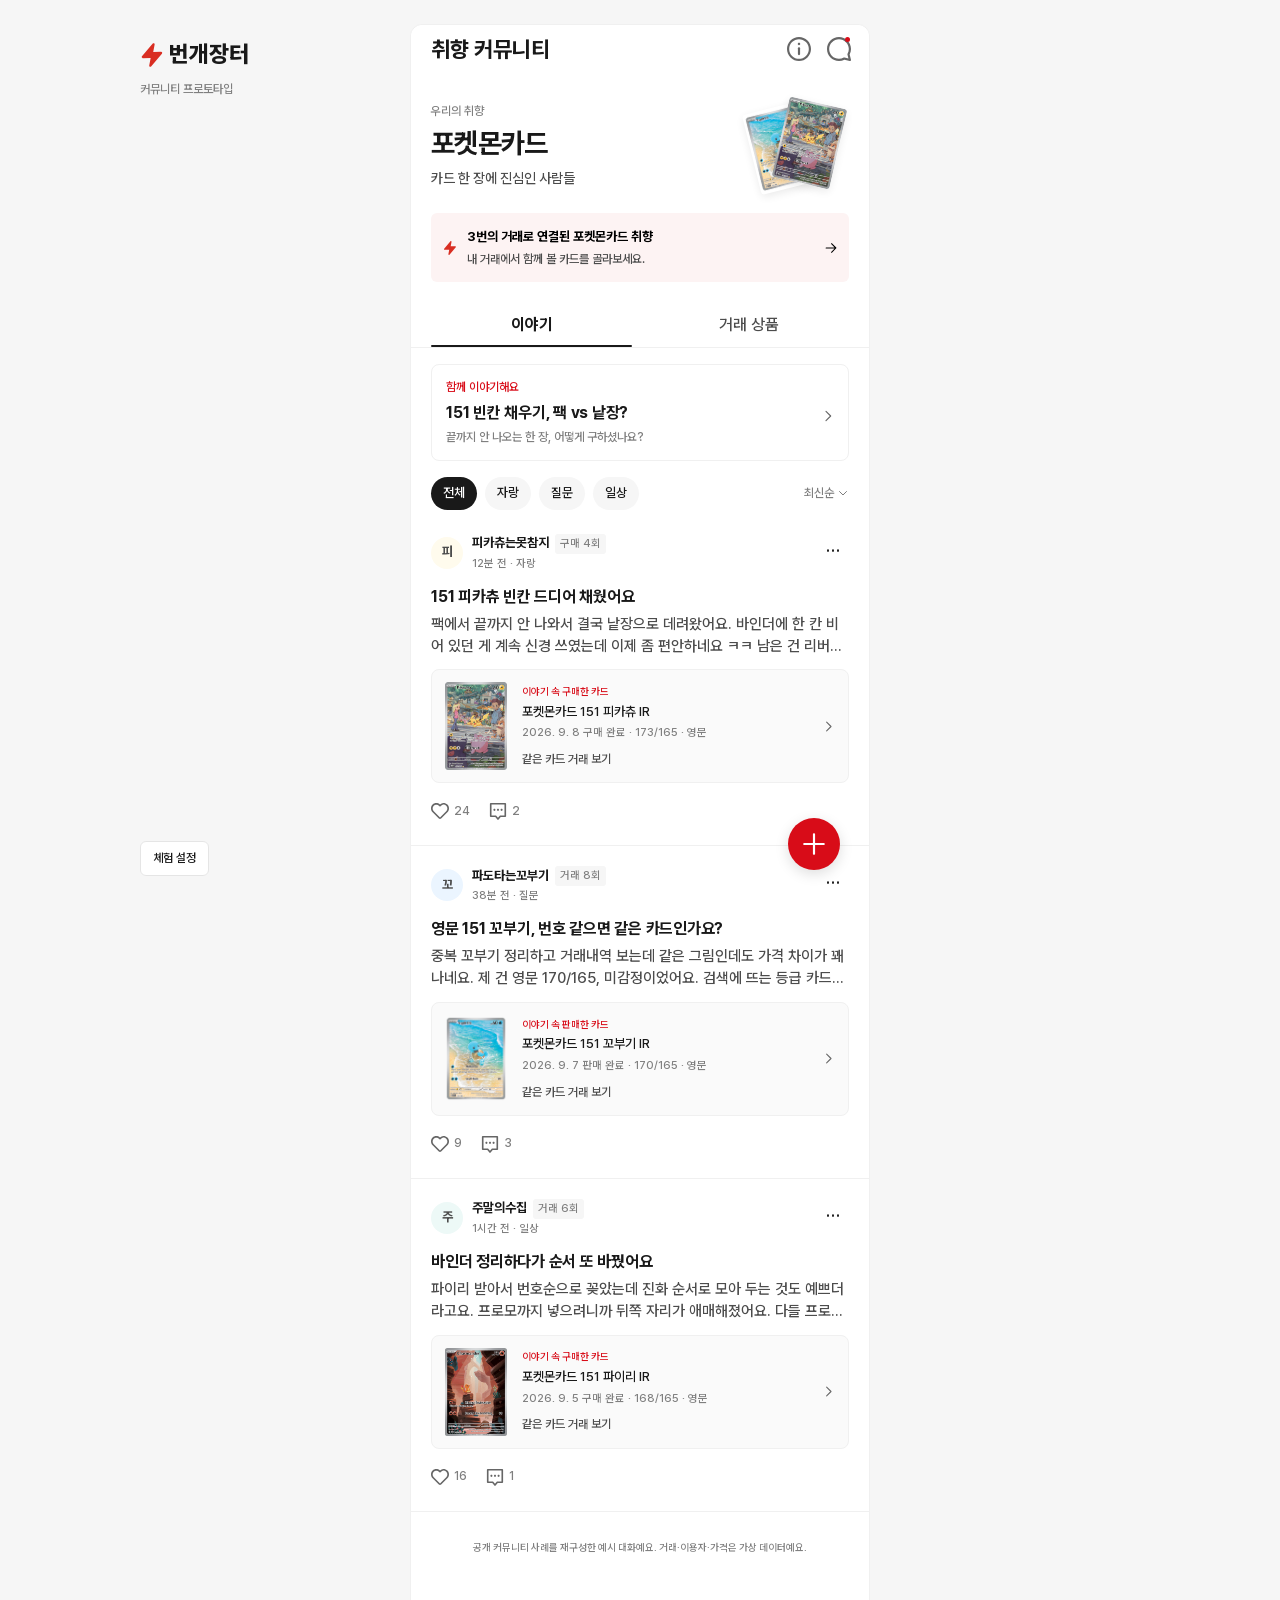
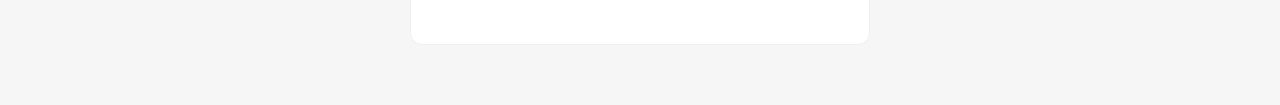
<file: prototype/index.html>
<!doctype html>
<html lang="ko">
<head>
  <meta charset="UTF-8">
  <meta name="viewport" content="width=device-width, initial-scale=1, viewport-fit=cover">
  <meta name="theme-color" content="#ffffff">
  <title>포켓몬카드 · 번개장터 취향 커뮤니티</title>
  <link rel="stylesheet" href="design-tokens.css">
  <link rel="stylesheet" href="styles.css">
</head>
<body>
  <aside class="preview-label"><span class="brand"><img src="assets/lightning.svg" alt="">번개장터</span><span>커뮤니티 프로토타입</span></aside>
  <main class="app" data-component="Page">
    <header class="navigation" data-component="NavigationBar">
      <h1>취향 커뮤니티</h1>
      <div class="nav-actions">
        <button class="icon-button" data-action="about" aria-label="커뮤니티 안내"><img src="assets/info.svg" alt=""></button>
        <button class="icon-button activity-button" data-action="activity" aria-label="내 반응 소식"><img src="assets/talk.svg" alt=""><span class="notification-dot"></span></button>
      </div>
    </header>
    <div data-component="SectionGroup">
      <section class="theme-section" data-component="Section">
        <div class="theme-intro" data-domain="ThemeIdentity">
          <div><span class="eyebrow">우리의 취향</span><h2>포켓몬카드</h2><p>카드 한 장에 진심인 사람들</p></div>
          <div class="card-fan" aria-hidden="true"><img src="assets/squirtle.png" alt=""><img src="assets/pikachu.jpg" alt=""></div>
        </div>
        <button class="connection" data-action="connection"><img src="assets/lightning.svg" alt=""><span id="connection-text"><strong>3번의 거래로 연결된 포켓몬카드 취향</strong><small>내 거래에서 함께 볼 카드를 골라보세요.</small></span><img src="assets/right.svg" alt=""></button>
      </section>
      <section class="tab-content" data-component="TabPagingContent">
        <div class="tabs" role="tablist" aria-label="포켓몬카드 커뮤니티" data-component="Tabs">
          <button id="tab-stories" role="tab" aria-selected="true" aria-controls="panel" tabindex="0" data-tab="stories">이야기</button>
          <button id="tab-products" role="tab" aria-selected="false" aria-controls="panel" tabindex="-1" data-tab="products">거래 상품</button>
        </div>
        <div id="panel" role="tabpanel" aria-labelledby="tab-stories" tabindex="0" data-component="SectionGroup"></div>
      </section>
    </div>
    <button class="write-fab" data-action="compose" aria-label="이야기 쓰기"><img src="assets/plus.svg" alt=""></button>
    <footer class="sample-note">공개 커뮤니티 사례를 재구성한 예시 대화예요. 거래·이용자·가격은 가상 데이터예요.</footer>
  </main>
  <button class="demo-button" data-action="demo">체험 설정</button>
  <dialog id="dialog" aria-labelledby="dialog-title"></dialog>
  <div id="toast" class="toast" role="status" aria-live="polite"></div>
  <script src="app.js"></script>
</body>
</html>
</file>
<file: prototype/design-tokens.css>
/* Bunjang design token snapshot: current studio-export, light theme.
 * Resolved locally without modifying source repositories.
 * Source provenance and asset tokens: design-sources.json.
 * This stylesheet does not imply use of the unavailable @bgzt/designsystem renderer.
 */
:root {
  --ds-color-black-a0: #00000000;
  --ds-color-black-a2: #00000005;
  --ds-color-black-a5: #0000000D;
  --ds-color-black-a10: #0000001A;
  --ds-color-black-a20: #00000033;
  --ds-color-black-a30: #0000004D;
  --ds-color-black-a40: #00000066;
  --ds-color-black-a50: #00000080;
  --ds-color-black-a60: #00000099;
  --ds-color-black-a70: #000000B3;
  --ds-color-black-a80: #000000CC;
  --ds-color-black-a90: #000000E6;
  --ds-color-blue-50: #EBF5FF;
  --ds-color-blue-100: #D9EBFF;
  --ds-color-blue-200: #B3D7FF;
  --ds-color-blue-300: #80BDFF;
  --ds-color-blue-400: #4DA3FF;
  --ds-color-blue-500: #027AFF;
  --ds-color-blue-600: #0062CC;
  --ds-color-blue-700: #004A99;
  --ds-color-blue-800: #003166;
  --ds-color-blue-900: #001933;
  --ds-color-brown-50: #F5F0EA;
  --ds-color-brown-100: #EDE4D9;
  --ds-color-brown-200: #DFD1C0;
  --ds-color-brown-300: #CDB69D;
  --ds-color-brown-400: #B8997A;
  --ds-color-brown-500: #9E7B58;
  --ds-color-brown-600: #826242;
  --ds-color-brown-700: #694D31;
  --ds-color-brown-800: #503920;
  --ds-color-brown-900: #38240B;
  --ds-color-cool-gray-100: #E8E8E9;
  --ds-color-cool-gray-150: #D2D2D2;
  --ds-color-cool-gray-250: #BBBBBC;
  --ds-color-cool-gray-350: #A4A5A5;
  --ds-color-cool-gray-450: #8E8E8F;
  --ds-color-cool-gray-500: #828284;
  --ds-color-cool-gray-550: #777779;
  --ds-color-cool-gray-625: #606162;
  --ds-color-cool-gray-675: #4F5052;
  --ds-color-cool-gray-700: #494A4C;
  --ds-color-cool-gray-750: #3E3F41;
  --ds-color-cool-gray-775: #373839;
  --ds-color-cool-gray-800: #333435;
  --ds-color-cool-gray-850: #28292A;
  --ds-color-cool-gray-900: #1C1D1F;
  --ds-color-cool-gray-a0: #28292A00;
  --ds-color-gray-0: #ffffff;
  --ds-color-gray-25: #FAFAFA;
  --ds-color-gray-50: #F6F6F6;
  --ds-color-gray-75: #F0F0F0;
  --ds-color-gray-100: #E5E5E5;
  --ds-color-gray-200: #CCCCCC;
  --ds-color-gray-300: #B2B2B2;
  --ds-color-gray-400: #999999;
  --ds-color-gray-450: #8C8C8C;
  --ds-color-gray-500: #7F7F7F;
  --ds-color-gray-600: #666666;
  --ds-color-gray-700: #4C4C4C;
  --ds-color-gray-800: #333333;
  --ds-color-gray-900: #191919;
  --ds-color-gray-1000: #000000;
  --ds-color-gray-a70: #1C1D1FB3;
  --ds-color-green-50: #EDF9F7;
  --ds-color-green-100: #DBF2EE;
  --ds-color-green-200: #A6DFD5;
  --ds-color-green-300: #86D4C6;
  --ds-color-green-400: #66C9B7;
  --ds-color-green-500: #07C6A3;
  --ds-color-green-600: #00A587;
  --ds-color-green-700: #00826A;
  --ds-color-green-800: #005F4E;
  --ds-color-green-900: #003D32;
  --ds-color-lime-50: #F4FBEA;
  --ds-color-lime-100: #E5F6D0;
  --ds-color-lime-200: #CAED9E;
  --ds-color-lime-300: #AEE16B;
  --ds-color-lime-400: #7BCE1C;
  --ds-color-lime-500: #67AF17;
  --ds-color-lime-600: #528D13;
  --ds-color-lime-700: #3F6C0E;
  --ds-color-lime-800: #2B4B0A;
  --ds-color-lime-900: #192D06;
  --ds-color-navy-50: #EAECF4;
  --ds-color-navy-100: #D2D7EB;
  --ds-color-navy-200: #ADB7DE;
  --ds-color-navy-300: #8595D4;
  --ds-color-navy-400: #5B72CC;
  --ds-color-navy-500: #3451C2;
  --ds-color-navy-600: #253E9F;
  --ds-color-navy-700: #182C7A;
  --ds-color-navy-800: #162152;
  --ds-color-navy-900: #10152E;
  --ds-color-orange-50: #FFF7ED;
  --ds-color-orange-100: #FFEDD5;
  --ds-color-orange-200: #FED7AA;
  --ds-color-orange-300: #FDBA74;
  --ds-color-orange-400: #FB923C;
  --ds-color-orange-500: #F97316;
  --ds-color-orange-600: #EA580C;
  --ds-color-orange-700: #C2410C;
  --ds-color-orange-800: #9A3412;
  --ds-color-orange-900: #7C2D12;
  --ds-color-purple-50: #EFF2FE;
  --ds-color-purple-100: #E1E7FE;
  --ds-color-purple-200: #B9C1F9;
  --ds-color-purple-300: #959AF0;
  --ds-color-purple-400: #7775E3;
  --ds-color-purple-500: #6458E2;
  --ds-color-purple-600: #5558A8;
  --ds-color-purple-700: #414086;
  --ds-color-purple-800: #302C62;
  --ds-color-purple-900: #1E1A3D;
  --ds-color-red-50: #FDF3F3;
  --ds-color-red-100: #FBE7E8;
  --ds-color-red-200: #F5C2C5;
  --ds-color-red-300: #E86D74;
  --ds-color-red-400: #E83E48;
  --ds-color-red-500: #D80C18;
  --ds-color-red-600: #B10E18;
  --ds-color-red-700: #80070E;
  --ds-color-red-800: #6D0D12;
  --ds-color-red-900: #4A090C;
  --ds-color-sand-50: #FDF4E2;
  --ds-color-sand-100: #F8ECD3;
  --ds-color-sand-200: #F6E5C3;
  --ds-color-sand-300: #FFE1A6;
  --ds-color-sand-400: #E7C686;
  --ds-color-sand-500: #C9A762;
  --ds-color-sand-600: #A6864B;
  --ds-color-sand-700: #84683A;
  --ds-color-sand-800: #624C2A;
  --ds-color-sand-900: #3F321C;
  --ds-color-white-a0: #ffffff00;
  --ds-color-white-a2: #FFFFFF05;
  --ds-color-white-a5: #FFFFFF0D;
  --ds-color-white-a10: #FFFFFF1A;
  --ds-color-white-a20: #FFFFFF33;
  --ds-color-white-a30: #FFFFFF4D;
  --ds-color-white-a40: #FFFFFF66;
  --ds-color-white-a50: #FFFFFF80;
  --ds-color-white-a60: #FFFFFF99;
  --ds-color-white-a70: #FFFFFFB3;
  --ds-color-white-a80: #FFFFFFCC;
  --ds-color-white-a90: #FFFFFFE6;
  --ds-color-yellow-50: #FFFBED;
  --ds-color-yellow-100: #FFF6DB;
  --ds-color-yellow-200: #FFEAA6;
  --ds-color-yellow-300: #FFDD6B;
  --ds-color-yellow-400: #FFD133;
  --ds-color-yellow-500: #FFC200;
  --ds-color-yellow-600: #D9A500;
  --ds-color-yellow-700: #B38800;
  --ds-color-yellow-800: #8C6A00;
  --ds-color-yellow-900: #664D00;
  --ds-sizing-0: 0px;
  --ds-sizing-1: 1px;
  --ds-sizing-1-5: 1.5px;
  --ds-sizing-2: 2px;
  --ds-sizing-4: 4px;
  --ds-sizing-6: 6px;
  --ds-sizing-8: 8px;
  --ds-sizing-10: 10px;
  --ds-sizing-12: 12px;
  --ds-sizing-14: 14px;
  --ds-sizing-16: 16px;
  --ds-sizing-17: 17px;
  --ds-sizing-18: 18px;
  --ds-sizing-20: 20px;
  --ds-sizing-22: 22px;
  --ds-sizing-24: 24px;
  --ds-sizing-26: 26px;
  --ds-sizing-28: 28px;
  --ds-sizing-30: 30px;
  --ds-sizing-32: 32px;
  --ds-sizing-34: 34px;
  --ds-sizing-36: 36px;
  --ds-sizing-40: 40px;
  --ds-sizing-44: 44px;
  --ds-sizing-46: 46px;
  --ds-sizing-48: 48px;
  --ds-sizing-50: 50px;
  --ds-sizing-52: 52px;
  --ds-sizing-56: 56px;
  --ds-sizing-60: 60px;
  --ds-sizing-64: 64px;
  --ds-sizing-84: 84px;
  --ds-sizing-105: 105px;
  --ds-sizing-162: 162px;
  --ds-sizing-200: 200px;
  --ds-sizing-220: 220px;
  --ds-spacing-0: 0px;
  --ds-spacing-2: 2px;
  --ds-spacing-4: 4px;
  --ds-spacing-6: 6px;
  --ds-spacing-8: 8px;
  --ds-spacing-10: 10px;
  --ds-spacing-12: 12px;
  --ds-spacing-14: 14px;
  --ds-spacing-16: 16px;
  --ds-spacing-18: 18px;
  --ds-spacing-20: 20px;
  --ds-spacing-22: 22px;
  --ds-spacing-24: 24px;
  --ds-spacing-26: 26px;
  --ds-spacing-28: 28px;
  --ds-spacing-30: 30px;
  --ds-spacing-32: 32px;
  --ds-spacing-34: 34px;
  --ds-spacing-36: 36px;
  --ds-spacing-40: 40px;
  --ds-spacing-44: 44px;
  --ds-spacing-48: 48px;
  --ds-spacing-52: 52px;
  --ds-spacing-56: 56px;
  --ds-spacing-60: 60px;
  --ds-spacing-64: 64px;
  --ds-font-family-pretendard: "PretendardVariable";
  --ds-font-line-height-120: 120%;
  --ds-font-line-height-130: 130%;
  --ds-font-line-height-140: 140%;
  --ds-font-line-height-145: 145%;
  --ds-font-line-height-150: 150%;
  --ds-font-line-height-160: 160%;
  --ds-font-size-10: 10px;
  --ds-font-size-11: 11px;
  --ds-font-size-12: 12px;
  --ds-font-size-13: 13px;
  --ds-font-size-14: 14px;
  --ds-font-size-15: 15px;
  --ds-font-size-16: 16px;
  --ds-font-size-18: 18px;
  --ds-font-size-20: 20px;
  --ds-font-size-22: 22px;
  --ds-font-size-24: 24px;
  --ds-font-size-28: 28px;
  --ds-font-size-34: 34px;
  --ds-font-weight-500: 500;
  --ds-font-weight-700: 700;
  --ds-opacity-0: 0%;
  --ds-opacity-10: 10%;
  --ds-opacity-20: 20%;
  --ds-opacity-30: 30%;
  --ds-opacity-40: 40%;
  --ds-opacity-50: 50%;
  --ds-opacity-60: 60%;
  --ds-opacity-70: 70%;
  --ds-opacity-80: 80%;
  --ds-opacity-90: 90%;
  --ds-radius-0: 0px;
  --ds-radius-2: 2px;
  --ds-radius-4: 4px;
  --ds-radius-6: 6px;
  --ds-radius-8: 8px;
  --ds-radius-10: 10px;
  --ds-radius-12: 12px;
  --ds-radius-14: 14px;
  --ds-radius-16: 16px;
  --ds-radius-20: 20px;
  --ds-radius-24: 24px;
  --ds-radius-9999: 9999px;
  --ds-ratio-0-3: 0.3;
  --ds-ratio-0-4: 0.4;
  --ds-ratio-0-5: 0.5;
  --ds-ratio-0-8: 0.8;
  --ds-ratio-0-75: 0.75;
  --ds-ratio-0-814: 0.814;
  --ds-ratio-1: 1;
  --ds-ratio-1-126: 1.126;
  --ds-ratio-1-333: 1.333;
  --ds-ratio-1-778: 1.778;
  --ds-ratio-3-125: 3.125;
  --ds-opacity-content-weak: 50%;
  --ds-opacity-layer-muted: 70%;
  --ds-opacity-layer-weak: 50%;
  --ds-radius-050: 2px;
  --ds-radius-100: 4px;
  --ds-radius-150: 6px;
  --ds-radius-200: 8px;
  --ds-radius-300: 12px;
  --ds-radius-full: 9999px;
  --ds-ratio-1x1: 1;
  --ds-ratio-3x4: 0.75;
  --ds-ratio-4x3: 1.333;
  --ds-ratio-4x5: 0.8;
  --ds-ratio-16x9: 1.778;
  --ds-ratio-25x8: 3.125;
  --ds-ratio-105x129: 0.814;
  --ds-ratio-375x333: 1.126;
  --ds-ratio-scale-0-3: 0.3;
  --ds-ratio-scale-0-4: 0.4;
  --ds-ratio-scale-0-5: 0.5;
  --ds-sizing-height-050: 2px;
  --ds-sizing-height-100: 4px;
  --ds-sizing-height-150: 6px;
  --ds-sizing-height-200: 8px;
  --ds-sizing-height-250: 10px;
  --ds-sizing-height-300: 12px;
  --ds-sizing-height-350: 14px;
  --ds-sizing-height-400: 16px;
  --ds-sizing-height-450: 18px;
  --ds-sizing-height-500: 20px;
  --ds-sizing-height-550: 22px;
  --ds-sizing-height-600: 24px;
  --ds-sizing-height-650: 26px;
  --ds-sizing-height-700: 28px;
  --ds-sizing-height-750: 30px;
  --ds-sizing-height-800: 32px;
  --ds-sizing-height-850: 34px;
  --ds-sizing-height-900: 36px;
  --ds-sizing-height-1000: 40px;
  --ds-sizing-height-1100: 44px;
  --ds-sizing-height-1150: 46px;
  --ds-sizing-height-1200: 48px;
  --ds-sizing-height-1250: 50px;
  --ds-sizing-height-1500: 60px;
  --ds-sizing-height-2100: 84px;
  --ds-sizing-stroke-1: 1px;
  --ds-sizing-stroke-1-5: 1.5px;
  --ds-sizing-stroke-2: 2px;
  --ds-sizing-width-050: 2px;
  --ds-sizing-width-100: 4px;
  --ds-sizing-width-200: 8px;
  --ds-sizing-width-400: 16px;
  --ds-sizing-width-450: 18px;
  --ds-sizing-width-500: 20px;
  --ds-sizing-width-600: 24px;
  --ds-sizing-width-750: 30px;
  --ds-sizing-width-900: 36px;
  --ds-sizing-width-1000: 40px;
  --ds-sizing-width-2625: 105px;
  --ds-sizing-width-5500: 220px;
  --ds-spacing-gap-x-050: 2px;
  --ds-spacing-gap-x-100: 4px;
  --ds-spacing-gap-x-150: 6px;
  --ds-spacing-gap-x-200: 8px;
  --ds-spacing-gap-x-250: 10px;
  --ds-spacing-gap-x-300: 12px;
  --ds-spacing-gap-x-400: 16px;
  --ds-spacing-gap-x-none: 0px;
  --ds-spacing-gap-y-050: 2px;
  --ds-spacing-gap-y-100: 4px;
  --ds-spacing-gap-y-150: 6px;
  --ds-spacing-gap-y-200: 8px;
  --ds-spacing-gap-y-250: 10px;
  --ds-spacing-gap-y-300: 12px;
  --ds-spacing-gap-y-350: 14px;
  --ds-spacing-gap-y-400: 16px;
  --ds-spacing-gap-y-500: 20px;
  --ds-spacing-gap-y-600: 24px;
  --ds-spacing-gap-y-750: 30px;
  --ds-spacing-gap-y-1000: 40px;
  --ds-spacing-gap-y-none: 0px;
  --ds-spacing-padding-050: 2px;
  --ds-spacing-padding-100: 4px;
  --ds-spacing-padding-150: 6px;
  --ds-spacing-padding-200: 8px;
  --ds-spacing-padding-250: 10px;
  --ds-spacing-padding-300: 12px;
  --ds-spacing-padding-350: 14px;
  --ds-spacing-padding-400: 16px;
  --ds-spacing-padding-500: 20px;
  --ds-spacing-padding-600: 24px;
  --ds-spacing-padding-800: 32px;
  --ds-spacing-padding-1000: 40px;
  --ds-spacing-padding-1500: 60px;
  --ds-spacing-padding-none: 0px;
  --ds-typography-body1-bold-font-size: 16px;
  --ds-typography-body1-bold-font-family: "PretendardVariable";
  --ds-typography-body1-bold-font-weight: 700;
  --ds-typography-body1-bold-line-height: 150%;
  --ds-typography-body1-medium-font-size: 16px;
  --ds-typography-body1-medium-font-family: "PretendardVariable";
  --ds-typography-body1-medium-font-weight: 500;
  --ds-typography-body1-medium-line-height: 150%;
  --ds-typography-body2-bold-font-size: 15px;
  --ds-typography-body2-bold-font-family: "PretendardVariable";
  --ds-typography-body2-bold-font-weight: 700;
  --ds-typography-body2-bold-line-height: 145%;
  --ds-typography-body2-bold-letter-spacing: 0px;
  --ds-typography-body2-medium-font-size: 15px;
  --ds-typography-body2-medium-font-family: "PretendardVariable";
  --ds-typography-body2-medium-font-weight: 500;
  --ds-typography-body2-medium-line-height: 145%;
  --ds-typography-body2-medium-letter-spacing: 0px;
  --ds-typography-body3-bold-font-size: 14px;
  --ds-typography-body3-bold-font-family: "PretendardVariable";
  --ds-typography-body3-bold-font-weight: 700;
  --ds-typography-body3-bold-line-height: 150%;
  --ds-typography-body3-bold-letter-spacing: 0px;
  --ds-typography-body3-medium-font-size: 14px;
  --ds-typography-body3-medium-font-family: "PretendardVariable";
  --ds-typography-body3-medium-font-weight: 500;
  --ds-typography-body3-medium-line-height: 150%;
  --ds-typography-body4-bold-font-size: 13px;
  --ds-typography-body4-bold-font-family: "PretendardVariable";
  --ds-typography-body4-bold-font-weight: 700;
  --ds-typography-body4-bold-line-height: 140%;
  --ds-typography-body4-bold-letter-spacing: 0px;
  --ds-typography-body4-medium-font-size: 13px;
  --ds-typography-body4-medium-font-family: "PretendardVariable";
  --ds-typography-body4-medium-font-weight: 500;
  --ds-typography-body4-medium-line-height: 140%;
  --ds-typography-caption1-bold-font-size: 12px;
  --ds-typography-caption1-bold-font-family: "PretendardVariable";
  --ds-typography-caption1-bold-font-weight: 700;
  --ds-typography-caption1-bold-line-height: 140%;
  --ds-typography-caption1-bold-letter-spacing: 0px;
  --ds-typography-caption1-medium-font-size: 12px;
  --ds-typography-caption1-medium-font-family: "PretendardVariable";
  --ds-typography-caption1-medium-font-weight: 500;
  --ds-typography-caption1-medium-line-height: 140%;
  --ds-typography-caption2-bold-font-size: 11px;
  --ds-typography-caption2-bold-font-family: "PretendardVariable";
  --ds-typography-caption2-bold-font-weight: 700;
  --ds-typography-caption2-bold-line-height: 140%;
  --ds-typography-caption2-medium-font-size: 11px;
  --ds-typography-caption2-medium-font-family: "PretendardVariable";
  --ds-typography-caption2-medium-font-weight: 500;
  --ds-typography-caption2-medium-line-height: 140%;
  --ds-typography-label1-bold-font-size: 16px;
  --ds-typography-label1-bold-font-family: "PretendardVariable";
  --ds-typography-label1-bold-font-weight: 700;
  --ds-typography-label1-bold-line-height: 120%;
  --ds-typography-label1-medium-font-size: 16px;
  --ds-typography-label1-medium-font-family: "PretendardVariable";
  --ds-typography-label1-medium-font-weight: 500;
  --ds-typography-label1-medium-line-height: 120%;
  --ds-typography-label1-medium-letter-spacing: 0px;
  --ds-typography-label2-bold-font-size: 14px;
  --ds-typography-label2-bold-font-family: "PretendardVariable";
  --ds-typography-label2-bold-font-weight: 700;
  --ds-typography-label2-bold-line-height: 120%;
  --ds-typography-label2-medium-font-size: 14px;
  --ds-typography-label2-medium-font-family: "PretendardVariable";
  --ds-typography-label2-medium-font-weight: 500;
  --ds-typography-label2-medium-line-height: 120%;
  --ds-typography-label3-bold-font-size: 12px;
  --ds-typography-label3-bold-font-family: "PretendardVariable";
  --ds-typography-label3-bold-font-weight: 700;
  --ds-typography-label3-bold-line-height: 120%;
  --ds-typography-label3-medium-font-size: 12px;
  --ds-typography-label3-medium-font-family: "PretendardVariable";
  --ds-typography-label3-medium-font-weight: 500;
  --ds-typography-label3-medium-line-height: 120%;
  --ds-typography-label4-bold-font-size: 10px;
  --ds-typography-label4-bold-font-family: "PretendardVariable";
  --ds-typography-label4-bold-font-weight: 700;
  --ds-typography-label4-bold-line-height: 120%;
  --ds-typography-label4-medium-font-size: 10px;
  --ds-typography-label4-medium-font-family: "PretendardVariable";
  --ds-typography-label4-medium-font-weight: 500;
  --ds-typography-label4-medium-line-height: 120%;
  --ds-typography-label4-medium-letter-spacing: 0px;
  --ds-typography-sub-title1-bold-font-size: 20px;
  --ds-typography-sub-title1-bold-font-family: "PretendardVariable";
  --ds-typography-sub-title1-bold-font-weight: 700;
  --ds-typography-sub-title1-bold-line-height: 130%;
  --ds-typography-sub-title1-bold-letter-spacing: 0px;
  --ds-typography-sub-title2-bold-font-size: 18px;
  --ds-typography-sub-title2-bold-font-family: "PretendardVariable";
  --ds-typography-sub-title2-bold-font-weight: 700;
  --ds-typography-sub-title2-bold-line-height: 140%;
  --ds-typography-sub-title3-bold-font-size: 16px;
  --ds-typography-sub-title3-bold-font-family: "PretendardVariable";
  --ds-typography-sub-title3-bold-font-weight: 700;
  --ds-typography-sub-title3-bold-line-height: 145%;
  --ds-typography-sub-title4-bold-font-size: 14px;
  --ds-typography-sub-title4-bold-font-family: "PretendardVariable";
  --ds-typography-sub-title4-bold-font-weight: 700;
  --ds-typography-sub-title4-bold-line-height: 150%;
  --ds-typography-title1-bold-font-size: 34px;
  --ds-typography-title1-bold-font-family: "PretendardVariable";
  --ds-typography-title1-bold-font-weight: 700;
  --ds-typography-title1-bold-line-height: 120%;
  --ds-typography-title1-bold-letter-spacing: 0px;
  --ds-typography-title2-bold-font-size: 28px;
  --ds-typography-title2-bold-font-family: "PretendardVariable";
  --ds-typography-title2-bold-font-weight: 700;
  --ds-typography-title2-bold-line-height: 120%;
  --ds-typography-title2-bold-letter-spacing: 0px;
  --ds-typography-title3-bold-font-size: 24px;
  --ds-typography-title3-bold-font-family: "PretendardVariable";
  --ds-typography-title3-bold-font-weight: 700;
  --ds-typography-title3-bold-line-height: 130%;
  --ds-typography-title4-bold-font-size: 22px;
  --ds-typography-title4-bold-font-family: "PretendardVariable";
  --ds-typography-title4-bold-font-weight: 700;
  --ds-typography-title4-bold-line-height: 130%;
  --ds-color-bg-basement: #ffffff;
  --ds-color-bg-brand-strong: #D80C18;
  --ds-color-bg-brand-strong-disabled: #F5C2C5;
  --ds-color-bg-brand-weak: #FDF3F3;
  --ds-color-bg-critical-strong: #D80C18;
  --ds-color-bg-critical-weak: #FDF3F3;
  --ds-color-bg-dim: #00000080;
  --ds-color-bg-information-strong: #027AFF;
  --ds-color-bg-information-weak: #EBF5FF;
  --ds-color-bg-neutral-inverse: #191919;
  --ds-color-bg-neutral-inverse-disabled: #E5E5E5;
  --ds-color-bg-neutral-medium: #666666;
  --ds-color-bg-neutral-muted: #F6F6F6;
  --ds-color-bg-neutral-strong: #333333;
  --ds-color-bg-neutral-weak: #FAFAFA;
  --ds-color-bg-overlay-medium: #00000080;
  --ds-color-bg-overlay-strong: #000000B3;
  --ds-color-bg-overlay-subtle: #0000004D;
  --ds-color-bg-overlay-weak: #0000001A;
  --ds-color-bg-placeholder: #F6F6F6;
  --ds-color-bg-positive-strong: #00A587;
  --ds-color-bg-positive-weak: #EDF9F7;
  --ds-color-bg-state-layer-pressed: #0000001A;
  --ds-color-bg-surface: #ffffff;
  --ds-color-bg-surface-disabled: #F6F6F6;
  --ds-color-bg-surface-selected: #191919;
  --ds-color-bg-today-deal-strong: #D80C18;
  --ds-color-bg-transparent: #00000000;
  --ds-color-bg-warning-strong: #FFC200;
  --ds-color-bg-warning-weak: #FFFBED;
  --ds-color-border-brand-strong: #D80C18;
  --ds-color-border-brand-subtle: #F5C2C5;
  --ds-color-border-critical-strong: #D80C18;
  --ds-color-border-neutral-inverse: #191919;
  --ds-color-border-neutral-medium: #E5E5E5;
  --ds-color-border-neutral-muted: #F6F6F6;
  --ds-color-border-neutral-strong: #CCCCCC;
  --ds-color-border-neutral-subtle: #F0F0F0;
  --ds-color-border-neutral-weak: #ffffff;
  --ds-color-border-overlay: #0000001A;
  --ds-color-fg-brand-strong: #D80C18;
  --ds-color-fg-brand-strong-disabled: #F5C2C5;
  --ds-color-fg-critical-strong: #D80C18;
  --ds-color-fg-drop-strong: #027AFF;
  --ds-color-fg-fixed-white: #ffffff;
  --ds-color-fg-information-strong: #027AFF;
  --ds-color-fg-neutral-disabled: #B2B2B2;
  --ds-color-fg-neutral-inverse: #ffffff;
  --ds-color-fg-neutral-medium: #4C4C4C;
  --ds-color-fg-neutral-muted: #B2B2B2;
  --ds-color-fg-neutral-strong: #191919;
  --ds-color-fg-neutral-subtle: #7F7F7F;
  --ds-color-fg-neutral-weak: #E5E5E5;
  --ds-color-fg-placeholder-muted: #B2B2B2;
  --ds-color-fg-placeholder-weak: #E5E5E5;
  --ds-color-fg-positive-strong: #00A587;
  --ds-color-fg-rating-strong: #FFC200;
  --ds-color-fg-warning-strong: #FFC200;
  --ds-color-gradient-fog-solid: #ffffff;
  --ds-color-gradient-fog-transparent: #ffffff00;
  --ds-color-gradient-shade-transparent: #ffffff00;
  --ds-color-gradient-shade-weak: #0000001A;
  --ds-action-chip-accessory-color: #191919;
  --ds-action-chip-accessory-padding-x: 14px;
  --ds-action-chip-accessory-size: 12px;
  --ds-action-chip-container-color: #F6F6F6;
  --ds-action-chip-container-gap-x: 4px;
  --ds-action-chip-container-height-size-md: 36px;
  --ds-action-chip-container-height-size-sm: 34px;
  --ds-action-chip-container-padding-x: 14px;
  --ds-action-chip-container-radius: 9999px;
  --ds-action-chip-label-color: #191919;
  --ds-action-chip-label-typography-size-md-font-size: 14px;
  --ds-action-chip-label-typography-size-md-font-family: "PretendardVariable";
  --ds-action-chip-label-typography-size-md-font-weight: 500;
  --ds-action-chip-label-typography-size-md-line-height: 120%;
  --ds-action-chip-label-typography-size-sm-font-size: 12px;
  --ds-action-chip-label-typography-size-sm-font-family: "PretendardVariable";
  --ds-action-chip-label-typography-size-sm-font-weight: 500;
  --ds-action-chip-label-typography-size-sm-line-height: 120%;
  --ds-ad-badge-container-color-overlay: #F6F6F6;
  --ds-ad-badge-container-height-overlay: 16px;
  --ds-ad-badge-container-opacity-inline: 70%;
  --ds-ad-badge-container-opacity-overlay: 50%;
  --ds-ad-badge-container-radius-overlay: 2px;
  --ds-ad-badge-container-width-overlay: 24px;
  --ds-ad-badge-label-color-inline: #B2B2B2;
  --ds-ad-badge-label-color-overlay: #7F7F7F;
  --ds-ad-badge-label-typography-inline-font-size: 10px;
  --ds-ad-badge-label-typography-inline-font-family: "PretendardVariable";
  --ds-ad-badge-label-typography-inline-font-weight: 700;
  --ds-ad-badge-label-typography-inline-line-height: 120%;
  --ds-ad-badge-label-typography-overlay-font-size: 10px;
  --ds-ad-badge-label-typography-overlay-font-family: "PretendardVariable";
  --ds-ad-badge-label-typography-overlay-font-weight: 700;
  --ds-ad-badge-label-typography-overlay-line-height: 120%;
  --ds-alarm-toggle-border-color-icon-off: #E5E5E5;
  --ds-alarm-toggle-border-color-icon-on: #E5E5E5;
  --ds-alarm-toggle-border-color-text-off: #E5E5E5;
  --ds-alarm-toggle-border-width: 1px;
  --ds-alarm-toggle-container-color-icon-off: #ffffff;
  --ds-alarm-toggle-container-color-icon-on: #ffffff;
  --ds-alarm-toggle-container-color-text-off: #ffffff;
  --ds-alarm-toggle-container-color-text-on: #F6F6F6;
  --ds-alarm-toggle-container-padding-x: 10px;
  --ds-alarm-toggle-container-radius: 4px;
  --ds-alarm-toggle-container-size: 30px;
  --ds-alarm-toggle-icon-color-off: #B2B2B2;
  --ds-alarm-toggle-icon-color-on: #191919;
  --ds-alarm-toggle-icon-size: 16px;
  --ds-alarm-toggle-label-color-off: #4C4C4C;
  --ds-alarm-toggle-label-color-on: #4C4C4C;
  --ds-alarm-toggle-label-typography-font-size: 12px;
  --ds-alarm-toggle-label-typography-font-family: "PretendardVariable";
  --ds-alarm-toggle-label-typography-font-weight: 700;
  --ds-alarm-toggle-label-typography-line-height: 120%;
  --ds-avatar-border-color: #F6F6F6;
  --ds-avatar-border-width: 1px;
  --ds-avatar-container-radius: 9999px;
  --ds-avatar-container-size-size-lg: 60px;
  --ds-avatar-container-size-size-md: 44px;
  --ds-avatar-container-size-size-sm: 32px;
  --ds-avatar-container-size-size-xl: 84px;
  --ds-avatar-container-size-size-xs: 24px;
  --ds-avatar-container-size-size-xxs: 16px;
  --ds-avatar-icon-badge-container-color: #333333;
  --ds-avatar-icon-badge-container-radius: 9999px;
  --ds-avatar-icon-badge-container-size-size-lg: 18px;
  --ds-avatar-icon-badge-container-size-size-md: 16px;
  --ds-avatar-icon-badge-container-size-size-sm: 12px;
  --ds-avatar-icon-badge-container-size-size-xl: 22px;
  --ds-avatar-icon-badge-container-size-size-xs: 8px;
  --ds-avatar-icon-badge-container-size-size-xxs: 6px;
  --ds-avatar-icon-badge-icon-color: #ffffff;
  --ds-avatar-icon-badge-icon-size-size-lg: 10px;
  --ds-avatar-icon-badge-icon-size-size-md: 8px;
  --ds-avatar-icon-badge-icon-size-size-sm: 6px;
  --ds-avatar-icon-badge-icon-size-size-xl: 12px;
  --ds-avatar-icon-badge-icon-size-size-xs: 4px;
  --ds-avatar-icon-badge-icon-size-size-xxs: 4px;
  --ds-badge-container-border-color-outline: #E5E5E5;
  --ds-badge-container-border-width: 1px;
  --ds-badge-container-color-brand-solid: #D80C18;
  --ds-badge-container-color-brand-weak: #FDF3F3;
  --ds-badge-container-color-information-solid: #027AFF;
  --ds-badge-container-color-information-weak: #EBF5FF;
  --ds-badge-container-color-neutral-solid: #333333;
  --ds-badge-container-color-neutral-weak: #F6F6F6;
  --ds-badge-container-color-outline: #ffffff;
  --ds-badge-container-color-positive-solid: #00A587;
  --ds-badge-container-color-positive-weak: #EDF9F7;
  --ds-badge-container-gap-x-size-md: 4px;
  --ds-badge-container-gap-x-size-sm: 4px;
  --ds-badge-container-gap-x-size-xs: 2px;
  --ds-badge-container-height-size-md: 20px;
  --ds-badge-container-height-size-sm: 18px;
  --ds-badge-container-height-size-xs: 16px;
  --ds-badge-container-padding-x-size-md: 6px;
  --ds-badge-container-padding-x-size-sm: 4px;
  --ds-badge-container-padding-x-size-xs: 4px;
  --ds-badge-container-radius-box: 2px;
  --ds-badge-container-radius-pill: 9999px;
  --ds-badge-icon-color-brand: #D80C18;
  --ds-badge-icon-color-information: #027AFF;
  --ds-badge-icon-color-neutral-on-neutral-weak: #191919;
  --ds-badge-icon-color-neutral-outline: #4C4C4C;
  --ds-badge-icon-color-neutral-weak: #4C4C4C;
  --ds-badge-icon-color-positive: #00A587;
  --ds-badge-icon-color-solid: #ffffff;
  --ds-badge-icon-size-size-md: 10px;
  --ds-badge-icon-size-size-sm: 10px;
  --ds-badge-icon-size-size-xs: 8px;
  --ds-badge-label-color-brand: #D80C18;
  --ds-badge-label-color-information: #027AFF;
  --ds-badge-label-color-neutral-on-neutral-weak: #191919;
  --ds-badge-label-color-neutral-outline: #4C4C4C;
  --ds-badge-label-color-neutral-weak: #4C4C4C;
  --ds-badge-label-color-positive: #00A587;
  --ds-badge-label-color-solid: #ffffff;
  --ds-badge-label-typography-size-md-font-size: 11px;
  --ds-badge-label-typography-size-md-font-family: "PretendardVariable";
  --ds-badge-label-typography-size-md-font-weight: 700;
  --ds-badge-label-typography-size-md-line-height: 140%;
  --ds-badge-label-typography-size-sm-font-size: 11px;
  --ds-badge-label-typography-size-sm-font-family: "PretendardVariable";
  --ds-badge-label-typography-size-sm-font-weight: 500;
  --ds-badge-label-typography-size-sm-line-height: 140%;
  --ds-badge-label-typography-size-xs-font-size: 11px;
  --ds-badge-label-typography-size-xs-font-family: "PretendardVariable";
  --ds-badge-label-typography-size-xs-font-weight: 500;
  --ds-badge-label-typography-size-xs-line-height: 140%;
  --ds-bottom-cta-button-row-gap-x: 10px;
  --ds-bottom-cta-container-color: #ffffff;
  --ds-bottom-cta-container-gap-y: 14px;
  --ds-bottom-cta-container-padding-bottom: 20px;
  --ds-bottom-cta-container-padding-top-compact: 10px;
  --ds-bottom-cta-container-padding-top-default: 20px;
  --ds-bottom-cta-container-padding-x: 20px;
  --ds-bottom-cta-cta-buttons-container-gap-x: 10px;
  --ds-bottom-cta-description-typography-size-md-bold-font-size: 14px;
  --ds-bottom-cta-description-typography-size-md-bold-font-family: "PretendardVariable";
  --ds-bottom-cta-description-typography-size-md-bold-font-weight: 700;
  --ds-bottom-cta-description-typography-size-md-bold-line-height: 120%;
  --ds-bottom-cta-description-typography-size-md-medium-font-size: 14px;
  --ds-bottom-cta-description-typography-size-md-medium-font-family: "PretendardVariable";
  --ds-bottom-cta-description-typography-size-md-medium-font-weight: 500;
  --ds-bottom-cta-description-typography-size-md-medium-line-height: 120%;
  --ds-bottom-cta-description-typography-size-sm-bold-font-size: 12px;
  --ds-bottom-cta-description-typography-size-sm-bold-font-family: "PretendardVariable";
  --ds-bottom-cta-description-typography-size-sm-bold-font-weight: 700;
  --ds-bottom-cta-description-typography-size-sm-bold-line-height: 120%;
  --ds-bottom-cta-description-typography-size-sm-medium-font-size: 12px;
  --ds-bottom-cta-description-typography-size-sm-medium-font-family: "PretendardVariable";
  --ds-bottom-cta-description-typography-size-sm-medium-font-weight: 500;
  --ds-bottom-cta-description-typography-size-sm-medium-line-height: 120%;
  --ds-bottom-cta-left-slot-container-max-width: 220px;
  --ds-bottom-cta-sub-button-container-width-ratio: 0.4;
  --ds-button-border-color: #E5E5E5;
  --ds-button-border-width: 1px;
  --ds-button-container-color-brand-solid-enabled: #D80C18;
  --ds-button-container-color-brand-weak-enabled: #FDF3F3;
  --ds-button-container-color-disabled: #F6F6F6;
  --ds-button-container-color-neutral-outline-disabled: #ffffff;
  --ds-button-container-color-neutral-outline-enabled: #ffffff;
  --ds-button-container-color-neutral-solid-enabled: #191919;
  --ds-button-container-color-neutral-weak-enabled: #F6F6F6;
  --ds-button-container-color-positive-weak-enabled: #EDF9F7;
  --ds-button-container-height-size-lg: 46px;
  --ds-button-container-height-size-md: 40px;
  --ds-button-container-height-size-sm: 36px;
  --ds-button-container-height-size-xl: 50px;
  --ds-button-container-height-size-xs: 30px;
  --ds-button-container-padding-x-size-lg: 20px;
  --ds-button-container-padding-x-size-md: 20px;
  --ds-button-container-padding-x-size-sm: 16px;
  --ds-button-container-padding-x-size-xl: 20px;
  --ds-button-container-padding-x-size-xs: 12px;
  --ds-button-container-radius-size-lg: 6px;
  --ds-button-container-radius-size-md: 6px;
  --ds-button-container-radius-size-sm: 4px;
  --ds-button-container-radius-size-xl: 6px;
  --ds-button-container-radius-size-xs: 4px;
  --ds-button-label-color-brand-solid-enabled: #ffffff;
  --ds-button-label-color-brand-weak-enabled: #D80C18;
  --ds-button-label-color-disabled: #B2B2B2;
  --ds-button-label-color-neutral-outline-enabled: #4C4C4C;
  --ds-button-label-color-neutral-solid-enabled: #ffffff;
  --ds-button-label-color-neutral-weak-enabled: #4C4C4C;
  --ds-button-label-color-positive-weak-enabled: #00A587;
  --ds-button-label-typography-size-lg-font-size: 14px;
  --ds-button-label-typography-size-lg-font-family: "PretendardVariable";
  --ds-button-label-typography-size-lg-font-weight: 700;
  --ds-button-label-typography-size-lg-line-height: 120%;
  --ds-button-label-typography-size-md-font-size: 14px;
  --ds-button-label-typography-size-md-font-family: "PretendardVariable";
  --ds-button-label-typography-size-md-font-weight: 700;
  --ds-button-label-typography-size-md-line-height: 120%;
  --ds-button-label-typography-size-sm-font-size: 12px;
  --ds-button-label-typography-size-sm-font-family: "PretendardVariable";
  --ds-button-label-typography-size-sm-font-weight: 700;
  --ds-button-label-typography-size-sm-line-height: 120%;
  --ds-button-label-typography-size-xl-font-size: 16px;
  --ds-button-label-typography-size-xl-font-family: "PretendardVariable";
  --ds-button-label-typography-size-xl-font-weight: 700;
  --ds-button-label-typography-size-xl-line-height: 120%;
  --ds-button-label-typography-size-xs-font-size: 12px;
  --ds-button-label-typography-size-xs-font-family: "PretendardVariable";
  --ds-button-label-typography-size-xs-font-weight: 700;
  --ds-button-label-typography-size-xs-line-height: 120%;
  --ds-button-state-layer-color-pressed: #0000001A;
  --ds-carousel-container-gap-x-md: 10px;
  --ds-carousel-container-gap-x-none: 0px;
  --ds-carousel-container-gap-x-sm: 6px;
  --ds-carousel-container-padding-x-page: 20px;
  --ds-check-border-color-box-off-disabled: #E5E5E5;
  --ds-check-border-color-box-off-enabled: #CCCCCC;
  --ds-check-border-width-box: 1.5px;
  --ds-check-container-color-box-off-disabled: #F6F6F6;
  --ds-check-container-color-box-off-enabled: #ffffff;
  --ds-check-container-color-box-on-disabled: #F5C2C5;
  --ds-check-container-color-box-on-enabled: #D80C18;
  --ds-check-container-radius-box: 4px;
  --ds-check-container-size-size-lg: 20px;
  --ds-check-container-size-size-md: 16px;
  --ds-check-icon-color-box-on-disabled: #ffffff;
  --ds-check-icon-color-box-on-enabled: #ffffff;
  --ds-check-icon-color-mark-only-off-disabled: #E5E5E5;
  --ds-check-icon-color-mark-only-off-enabled: #B2B2B2;
  --ds-check-icon-color-mark-only-on-disabled: #F5C2C5;
  --ds-check-icon-color-mark-only-on-enabled: #D80C18;
  --ds-check-icon-size-box-size-lg: 10px;
  --ds-check-icon-size-box-size-md: 8px;
  --ds-check-icon-size-mark-only-size-lg: 16px;
  --ds-check-icon-size-mark-only-size-md: 14px;
  --ds-check-button-container-gap-x-size-lg: 8px;
  --ds-check-button-container-gap-x-size-md: 8px;
  --ds-check-button-container-gap-x-size-sm: 6px;
  --ds-check-button-container-padding-y-size-lg: 12px;
  --ds-check-button-container-padding-y-size-md: 4px;
  --ds-check-button-container-padding-y-size-sm: 4px;
  --ds-check-button-container-radius: 2px;
  --ds-check-button-label-color-disabled: #B2B2B2;
  --ds-check-button-label-color-muted: #7F7F7F;
  --ds-check-button-label-color-strong: #191919;
  --ds-check-button-label-typography-size-lg-bold-font-size: 16px;
  --ds-check-button-label-typography-size-lg-bold-font-family: "PretendardVariable";
  --ds-check-button-label-typography-size-lg-bold-font-weight: 700;
  --ds-check-button-label-typography-size-lg-bold-line-height: 120%;
  --ds-check-button-label-typography-size-lg-medium-font-size: 16px;
  --ds-check-button-label-typography-size-lg-medium-font-family: "PretendardVariable";
  --ds-check-button-label-typography-size-lg-medium-font-weight: 500;
  --ds-check-button-label-typography-size-lg-medium-line-height: 120%;
  --ds-check-button-label-typography-size-lg-medium-letter-spacing: 0px;
  --ds-check-button-label-typography-size-md-bold-font-size: 14px;
  --ds-check-button-label-typography-size-md-bold-font-family: "PretendardVariable";
  --ds-check-button-label-typography-size-md-bold-font-weight: 700;
  --ds-check-button-label-typography-size-md-bold-line-height: 120%;
  --ds-check-button-label-typography-size-md-medium-font-size: 14px;
  --ds-check-button-label-typography-size-md-medium-font-family: "PretendardVariable";
  --ds-check-button-label-typography-size-md-medium-font-weight: 500;
  --ds-check-button-label-typography-size-md-medium-line-height: 120%;
  --ds-check-button-label-typography-size-sm-bold-font-size: 12px;
  --ds-check-button-label-typography-size-sm-bold-font-family: "PretendardVariable";
  --ds-check-button-label-typography-size-sm-bold-font-weight: 700;
  --ds-check-button-label-typography-size-sm-bold-line-height: 120%;
  --ds-check-button-label-typography-size-sm-medium-font-size: 12px;
  --ds-check-button-label-typography-size-sm-medium-font-family: "PretendardVariable";
  --ds-check-button-label-typography-size-sm-medium-font-weight: 500;
  --ds-check-button-label-typography-size-sm-medium-line-height: 120%;
  --ds-check-button-state-layer-color-pressed: #0000001A;
  --ds-count-badge-border-color: #ffffff;
  --ds-count-badge-border-width: 1px;
  --ds-count-badge-container-color: #D80C18;
  --ds-count-badge-container-height: 18px;
  --ds-count-badge-container-min-width: 18px;
  --ds-count-badge-container-padding-x: 4px;
  --ds-count-badge-container-radius: 9999px;
  --ds-count-badge-label-color: #ffffff;
  --ds-count-badge-label-typography-font-size: 10px;
  --ds-count-badge-label-typography-font-family: "PretendardVariable";
  --ds-count-badge-label-typography-font-weight: 700;
  --ds-count-badge-label-typography-line-height: 120%;
  --ds-divider-container-height-color: #F6F6F6;
  --ds-divider-container-height-thick: 10px;
  --ds-divider-container-height-thin: 1px;
  --ds-divider-container-width-color: #E5E5E5;
  --ds-divider-container-width-thick: 2px;
  --ds-divider-container-width-thin: 1px;
  --ds-dot-badge-dot-color: #D80C18;
  --ds-dot-badge-dot-radius: 9999px;
  --ds-dot-badge-dot-size-size-md: 8px;
  --ds-dot-badge-dot-size-size-sm: 4px;
  --ds-dot-page-indicator-container-gap-x-size-md: 8px;
  --ds-dot-page-indicator-container-gap-x-size-sm: 6px;
  --ds-dot-page-indicator-container-padding-x: 2px;
  --ds-dot-page-indicator-dot-color-default-selected: #191919;
  --ds-dot-page-indicator-dot-color-default-unselected: #B2B2B2;
  --ds-dot-page-indicator-dot-radius: 9999px;
  --ds-dot-page-indicator-dot-size-size-md: 6px;
  --ds-dot-page-indicator-dot-size-size-sm: 4px;
  --ds-favorite-toggle-border-color-default-off: #E5E5E5;
  --ds-favorite-toggle-border-color-default-on: #E5E5E5;
  --ds-favorite-toggle-border-width: 1px;
  --ds-favorite-toggle-container-color-default-off: #ffffff;
  --ds-favorite-toggle-container-color-default-on: #ffffff;
  --ds-favorite-toggle-container-radius-default: 9999px;
  --ds-favorite-toggle-container-size-default: 40px;
  --ds-favorite-toggle-container-size-overlay: 36px;
  --ds-favorite-toggle-icon-color-default-off: #7F7F7F;
  --ds-favorite-toggle-icon-color-default-on: #D80C18;
  --ds-favorite-toggle-icon-color-overlay-off: #ffffff;
  --ds-favorite-toggle-icon-color-overlay-on: #D80C18;
  --ds-favorite-toggle-icon-opacity-overlay-off: #0000001A;
  --ds-favorite-toggle-icon-size-default: 20px;
  --ds-favorite-toggle-icon-size-overlay: 20px;
  --ds-flow-container-gap-x: 6px;
  --ds-flow-container-gap-y: 6px;
  --ds-follow-toggle-border-color-on: #E5E5E5;
  --ds-follow-toggle-border-width-on: 1px;
  --ds-follow-toggle-container-color-off: #FDF3F3;
  --ds-follow-toggle-container-color-on: #ffffff;
  --ds-follow-toggle-container-gap-x-on: 2px;
  --ds-follow-toggle-container-height: 30px;
  --ds-follow-toggle-container-padding-x: 10px;
  --ds-follow-toggle-container-radius: 4px;
  --ds-follow-toggle-icon-color-on: #191919;
  --ds-follow-toggle-icon-size-on: 12px;
  --ds-follow-toggle-label-color-off: #D80C18;
  --ds-follow-toggle-label-color-on: #191919;
  --ds-follow-toggle-label-typography-font-size: 12px;
  --ds-follow-toggle-label-typography-font-family: "PretendardVariable";
  --ds-follow-toggle-label-typography-font-weight: 700;
  --ds-follow-toggle-label-typography-line-height: 120%;
  --ds-grid-container-gap-x-md: 10px;
  --ds-grid-container-gap-y-xl: 20px;
  --ds-icon-color-brand: #D80C18;
  --ds-icon-color-critical: #D80C18;
  --ds-icon-color-information: #027AFF;
  --ds-icon-color-neutral-disabled: #B2B2B2;
  --ds-icon-color-neutral-inverse: #ffffff;
  --ds-icon-color-neutral-medium: #4C4C4C;
  --ds-icon-color-neutral-muted: #B2B2B2;
  --ds-icon-color-neutral-strong: #191919;
  --ds-icon-color-neutral-subtle: #7F7F7F;
  --ds-icon-color-neutral-weak: #E5E5E5;
  --ds-icon-color-positive: #00A587;
  --ds-icon-color-rating: #FFC200;
  --ds-icon-color-warning: #FFC200;
  --ds-icon-size-lg: 24px;
  --ds-icon-size-md: 20px;
  --ds-icon-size-sm: 18px;
  --ds-icon-size-xl: 28px;
  --ds-icon-size-xs: 16px;
  --ds-icon-size-xxl: 30px;
  --ds-icon-size-xxs: 12px;
  --ds-icon-size-xxxl: 36px;
  --ds-icon-size-xxxs: 10px;
  --ds-icon-size-xxxxs: 8px;
  --ds-icon-button-border-color: #E5E5E5;
  --ds-icon-button-border-width: 1px;
  --ds-icon-button-container-color-neutral-outline-disabled: #ffffff;
  --ds-icon-button-container-color-neutral-outline-enabled: #ffffff;
  --ds-icon-button-container-radius: 6px;
  --ds-icon-button-container-size-size-lg: 46px;
  --ds-icon-button-container-size-size-md: 40px;
  --ds-icon-button-container-size-size-xl: 50px;
  --ds-icon-button-icon-color-disabled: #B2B2B2;
  --ds-icon-button-icon-color-ghost-enabled: #191919;
  --ds-icon-button-icon-color-neutral-outline-enabled: #191919;
  --ds-icon-button-icon-size: 20px;
  --ds-icon-button-state-layer-color-pressed: #0000001A;
  --ds-icon-count-container-gap-x: 2px;
  --ds-icon-count-icon-color: #E5E5E5;
  --ds-icon-count-icon-size: 12px;
  --ds-icon-count-label-color: #7F7F7F;
  --ds-icon-count-label-typography-font-size: 12px;
  --ds-icon-count-label-typography-font-family: "PretendardVariable";
  --ds-icon-count-label-typography-font-weight: 500;
  --ds-icon-count-label-typography-line-height: 120%;
  --ds-image-container-ratio-1x1: 1;
  --ds-image-container-ratio-3x4: 0.75;
  --ds-image-container-ratio-4x3: 1.333;
  --ds-image-container-ratio-4x5: 0.8;
  --ds-image-container-ratio-16x9: 1.778;
  --ds-image-container-ratio-25x8: 3.125;
  --ds-image-container-ratio-105x129: 0.814;
  --ds-image-container-ratio-375x333: 1.126;
  --ds-image-placeholder-color: #F6F6F6;
  --ds-image-placeholder-icon-color: #E5E5E5;
  --ds-image-placeholder-icon-ratio-0-3: 0.3;
  --ds-image-placeholder-icon-ratio-0-5: 0.5;
  --ds-image-placeholder-ratio: 1;
  --ds-image-badge-container-height-compact: 12px;
  --ds-image-badge-container-height-default: 16px;
  --ds-list-container-gap-y-lg: 20px;
  --ds-list-container-gap-y-md: 16px;
  --ds-list-container-gap-y-sm: 12px;
  --ds-list-container-gap-y-xs: 8px;
  --ds-mute-toggle-container-color-off: #000000B3;
  --ds-mute-toggle-container-color-on: #000000B3;
  --ds-mute-toggle-container-opacity-off: 70%;
  --ds-mute-toggle-container-opacity-on: 70%;
  --ds-mute-toggle-container-radius: 9999px;
  --ds-mute-toggle-container-size: 30px;
  --ds-mute-toggle-icon-color-off: #ffffff;
  --ds-mute-toggle-icon-color-on: #ffffff;
  --ds-mute-toggle-icon-size: 12px;
  --ds-navigation-bar-container-color: #ffffff;
  --ds-navigation-bar-container-height: 48px;
  --ds-navigation-bar-container-padding-x: 10px;
  --ds-navigation-bar-container-padding-y: 4px;
  --ds-navigation-bar-text-item-height: 40px;
  --ds-navigation-bar-text-item-padding-x: 10px;
  --ds-navigation-bar-title-color: #191919;
  --ds-navigation-bar-title-padding-x: 16px;
  --ds-navigation-bar-title-typography-lg-font-size: 22px;
  --ds-navigation-bar-title-typography-lg-font-family: "PretendardVariable";
  --ds-navigation-bar-title-typography-lg-font-weight: 700;
  --ds-navigation-bar-title-typography-lg-line-height: 130%;
  --ds-navigation-bar-title-typography-md-font-size: 18px;
  --ds-navigation-bar-title-typography-md-font-family: "PretendardVariable";
  --ds-navigation-bar-title-typography-md-font-weight: 700;
  --ds-navigation-bar-title-typography-md-line-height: 140%;
  --ds-new-badge-height-compact: 12px;
  --ds-new-badge-height-full: 8px;
  --ds-number-page-indicator-container-color: #0000004D;
  --ds-number-page-indicator-container-gap-x: 2px;
  --ds-number-page-indicator-container-height-size-md: 24px;
  --ds-number-page-indicator-container-height-size-sm: 20px;
  --ds-number-page-indicator-container-padding-x-size-md: 10px;
  --ds-number-page-indicator-container-padding-x-size-sm: 6px;
  --ds-number-page-indicator-container-radius: 9999px;
  --ds-number-page-indicator-current-color: #ffffff;
  --ds-number-page-indicator-current-typography-size-md-font-size: 12px;
  --ds-number-page-indicator-current-typography-size-md-font-family: "PretendardVariable";
  --ds-number-page-indicator-current-typography-size-md-font-weight: 500;
  --ds-number-page-indicator-current-typography-size-md-line-height: 120%;
  --ds-number-page-indicator-current-typography-size-sm-font-size: 10px;
  --ds-number-page-indicator-current-typography-size-sm-font-family: "PretendardVariable";
  --ds-number-page-indicator-current-typography-size-sm-font-weight: 500;
  --ds-number-page-indicator-current-typography-size-sm-line-height: 120%;
  --ds-number-page-indicator-current-typography-size-sm-letter-spacing: 0px;
  --ds-number-page-indicator-divider-color: #ffffff;
  --ds-number-page-indicator-divider-typography-size-md-font-size: 12px;
  --ds-number-page-indicator-divider-typography-size-md-font-family: "PretendardVariable";
  --ds-number-page-indicator-divider-typography-size-md-font-weight: 500;
  --ds-number-page-indicator-divider-typography-size-md-line-height: 120%;
  --ds-number-page-indicator-divider-typography-size-sm-font-size: 10px;
  --ds-number-page-indicator-divider-typography-size-sm-font-family: "PretendardVariable";
  --ds-number-page-indicator-divider-typography-size-sm-font-weight: 500;
  --ds-number-page-indicator-divider-typography-size-sm-line-height: 120%;
  --ds-number-page-indicator-divider-typography-size-sm-letter-spacing: 0px;
  --ds-number-page-indicator-total-color: #ffffff;
  --ds-number-page-indicator-total-typography-size-md-font-size: 12px;
  --ds-number-page-indicator-total-typography-size-md-font-family: "PretendardVariable";
  --ds-number-page-indicator-total-typography-size-md-font-weight: 500;
  --ds-number-page-indicator-total-typography-size-md-line-height: 120%;
  --ds-number-page-indicator-total-typography-size-sm-font-size: 10px;
  --ds-number-page-indicator-total-typography-size-sm-font-family: "PretendardVariable";
  --ds-number-page-indicator-total-typography-size-sm-font-weight: 500;
  --ds-number-page-indicator-total-typography-size-sm-line-height: 120%;
  --ds-number-page-indicator-total-typography-size-sm-letter-spacing: 0px;
  --ds-page-container-color-basement: #ffffff;
  --ds-page-container-color-neutral-weak: #F6F6F6;
  --ds-page-container-gap-y-lg: 30px;
  --ds-page-container-gap-y-md: 20px;
  --ds-page-container-gap-y-none: 0px;
  --ds-page-container-gap-y-sm: 16px;
  --ds-page-content-padding-y-md: 24px;
  --ds-page-content-padding-y-none: 0px;
  --ds-page-content-padding-y-sm: 16px;
  --ds-paging-carousel-container-gap-y-outside-bottom: 20px;
  --ds-paging-carousel-indicator-slot-padding-x: 12px;
  --ds-paging-carousel-indicator-slot-padding-y: 12px;
  --ds-post-body-container-padding-bottom: 20px;
  --ds-post-body-typography-size-lg-bold-font-size: 16px;
  --ds-post-body-typography-size-lg-bold-font-family: "PretendardVariable";
  --ds-post-body-typography-size-lg-bold-font-weight: 700;
  --ds-post-body-typography-size-lg-bold-line-height: 150%;
  --ds-post-body-typography-size-lg-medium-font-size: 16px;
  --ds-post-body-typography-size-lg-medium-font-family: "PretendardVariable";
  --ds-post-body-typography-size-lg-medium-font-weight: 500;
  --ds-post-body-typography-size-lg-medium-line-height: 150%;
  --ds-post-body-typography-size-md-bold-font-size: 15px;
  --ds-post-body-typography-size-md-bold-font-family: "PretendardVariable";
  --ds-post-body-typography-size-md-bold-font-weight: 700;
  --ds-post-body-typography-size-md-bold-line-height: 145%;
  --ds-post-body-typography-size-md-bold-letter-spacing: 0px;
  --ds-post-body-typography-size-md-medium-font-size: 15px;
  --ds-post-body-typography-size-md-medium-font-family: "PretendardVariable";
  --ds-post-body-typography-size-md-medium-font-weight: 500;
  --ds-post-body-typography-size-md-medium-line-height: 145%;
  --ds-post-body-typography-size-md-medium-letter-spacing: 0px;
  --ds-post-body-typography-size-sm-bold-font-size: 14px;
  --ds-post-body-typography-size-sm-bold-font-family: "PretendardVariable";
  --ds-post-body-typography-size-sm-bold-font-weight: 700;
  --ds-post-body-typography-size-sm-bold-line-height: 150%;
  --ds-post-body-typography-size-sm-bold-letter-spacing: 0px;
  --ds-post-body-typography-size-sm-medium-font-size: 14px;
  --ds-post-body-typography-size-sm-medium-font-family: "PretendardVariable";
  --ds-post-body-typography-size-sm-medium-font-weight: 500;
  --ds-post-body-typography-size-sm-medium-line-height: 150%;
  --ds-post-sub-title-color: #191919;
  --ds-post-sub-title-container-padding-bottom: 12px;
  --ds-post-sub-title-typography-size-lg-font-size: 20px;
  --ds-post-sub-title-typography-size-lg-font-family: "PretendardVariable";
  --ds-post-sub-title-typography-size-lg-font-weight: 700;
  --ds-post-sub-title-typography-size-lg-line-height: 130%;
  --ds-post-sub-title-typography-size-lg-letter-spacing: 0px;
  --ds-post-sub-title-typography-size-md-font-size: 18px;
  --ds-post-sub-title-typography-size-md-font-family: "PretendardVariable";
  --ds-post-sub-title-typography-size-md-font-weight: 700;
  --ds-post-sub-title-typography-size-md-line-height: 140%;
  --ds-post-sub-title-typography-size-sm-font-size: 16px;
  --ds-post-sub-title-typography-size-sm-font-family: "PretendardVariable";
  --ds-post-sub-title-typography-size-sm-font-weight: 700;
  --ds-post-sub-title-typography-size-sm-line-height: 145%;
  --ds-post-title-color: #191919;
  --ds-post-title-container-padding-bottom: 20px;
  --ds-post-title-typography-size-lg-font-size: 28px;
  --ds-post-title-typography-size-lg-font-family: "PretendardVariable";
  --ds-post-title-typography-size-lg-font-weight: 700;
  --ds-post-title-typography-size-lg-line-height: 120%;
  --ds-post-title-typography-size-lg-letter-spacing: 0px;
  --ds-post-title-typography-size-md-font-size: 24px;
  --ds-post-title-typography-size-md-font-family: "PretendardVariable";
  --ds-post-title-typography-size-md-font-weight: 700;
  --ds-post-title-typography-size-md-line-height: 130%;
  --ds-post-title-typography-size-sm-font-size: 22px;
  --ds-post-title-typography-size-sm-font-family: "PretendardVariable";
  --ds-post-title-typography-size-sm-font-weight: 700;
  --ds-post-title-typography-size-sm-line-height: 130%;
  --ds-product-card-ad-label-text-color: #7F7F7F;
  --ds-product-card-ad-label-text-typography-font-size: 12px;
  --ds-product-card-ad-label-text-typography-font-family: "PretendardVariable";
  --ds-product-card-ad-label-text-typography-font-weight: 500;
  --ds-product-card-ad-label-text-typography-line-height: 140%;
  --ds-product-card-brand-badge-container-height: 16px;
  --ds-product-card-container-gap-y: 8px;
  --ds-product-card-counts-gap-x: 6px;
  --ds-product-card-date-label-color: #7F7F7F;
  --ds-product-card-date-label-typography-font-size: 12px;
  --ds-product-card-date-label-typography-font-family: "PretendardVariable";
  --ds-product-card-date-label-typography-font-weight: 500;
  --ds-product-card-date-label-typography-line-height: 140%;
  --ds-product-card-discount-rate-label-color: #D80C18;
  --ds-product-card-discount-rate-label-typography-three-column-font-size: 10px;
  --ds-product-card-discount-rate-label-typography-three-column-font-family: "PretendardVariable";
  --ds-product-card-discount-rate-label-typography-three-column-font-weight: 700;
  --ds-product-card-discount-rate-label-typography-three-column-line-height: 120%;
  --ds-product-card-discount-rate-label-typography-two-column-font-size: 16px;
  --ds-product-card-discount-rate-label-typography-two-column-font-family: "PretendardVariable";
  --ds-product-card-discount-rate-label-typography-two-column-font-weight: 700;
  --ds-product-card-discount-rate-label-typography-two-column-line-height: 120%;
  --ds-product-card-info-container-gap-y-three-column: 4px;
  --ds-product-card-info-container-gap-y-two-column: 6px;
  --ds-product-card-item-name-label-typography-three-column-font-size: 13px;
  --ds-product-card-item-name-label-typography-three-column-font-family: "PretendardVariable";
  --ds-product-card-item-name-label-typography-three-column-font-weight: 500;
  --ds-product-card-item-name-label-typography-three-column-line-height: 140%;
  --ds-product-card-item-name-label-typography-two-column-font-size: 14px;
  --ds-product-card-item-name-label-typography-two-column-font-family: "PretendardVariable";
  --ds-product-card-item-name-label-typography-two-column-font-weight: 500;
  --ds-product-card-item-name-label-typography-two-column-line-height: 120%;
  --ds-product-card-price-label-color: #191919;
  --ds-product-card-price-label-typography-three-column-font-size: 14px;
  --ds-product-card-price-label-typography-three-column-font-family: "PretendardVariable";
  --ds-product-card-price-label-typography-three-column-font-weight: 700;
  --ds-product-card-price-label-typography-three-column-line-height: 120%;
  --ds-product-card-price-label-typography-two-column-font-size: 16px;
  --ds-product-card-price-label-typography-two-column-font-family: "PretendardVariable";
  --ds-product-card-price-label-typography-two-column-font-weight: 700;
  --ds-product-card-price-label-typography-two-column-line-height: 120%;
  --ds-product-card-price-info-container-gap-x: 2px;
  --ds-product-card-price-info-container-gap-y: 4px;
  --ds-product-card-sub-info-container-gap-x: 6px;
  --ds-product-card-thumbnail-container-radius: 6px;
  --ds-product-card-thumbnail-overlay-padding-x: 8px;
  --ds-product-card-thumbnail-overlay-padding-y: 8px;
  --ds-product-card-title-label-color: #7F7F7F;
  --ds-product-card-today-deal-badge-container-height: 12px;
  --ds-product-card-width-fixed-three-column: 105px;
  --ds-product-sale-status-badge-container-border-color: #ffffff;
  --ds-product-sale-status-badge-container-border-width: 1px;
  --ds-product-sale-status-badge-container-radius: 9999px;
  --ds-product-sale-status-badge-container-size: 60px;
  --ds-product-sale-status-badge-label-color: #ffffff;
  --ds-product-sale-status-badge-label-typography-font-size: 14px;
  --ds-product-sale-status-badge-label-typography-font-family: "PretendardVariable";
  --ds-product-sale-status-badge-label-typography-font-weight: 700;
  --ds-product-sale-status-badge-label-typography-line-height: 120%;
  --ds-product-sale-status-container-bg-color-labeled: #00000080;
  --ds-product-sale-status-container-bg-color-selling: #00000000;
  --ds-product-thumbnail-container-ratio1x1: 1;
  --ds-product-thumbnail-container-ratio4x5: 0.8;
  --ds-radio-border-color-off-disabled: #E5E5E5;
  --ds-radio-border-color-off-enabled: #CCCCCC;
  --ds-radio-border-color-on-disabled: #F5C2C5;
  --ds-radio-border-color-on-enabled: #D80C18;
  --ds-radio-border-width: 1.5px;
  --ds-radio-container-color-off-disabled: #F6F6F6;
  --ds-radio-container-radius: 9999px;
  --ds-radio-container-size-size-lg: 20px;
  --ds-radio-container-size-size-md: 16px;
  --ds-radio-dot-color-disabled: #F5C2C5;
  --ds-radio-dot-color-enabled: #D80C18;
  --ds-radio-dot-radius: 9999px;
  --ds-radio-dot-size-size-lg: 8px;
  --ds-radio-dot-size-size-md: 6px;
  --ds-radio-button-container-gap-x-size-lg: 8px;
  --ds-radio-button-container-gap-x-size-md: 8px;
  --ds-radio-button-container-gap-x-size-sm: 6px;
  --ds-radio-button-container-padding-y-size-lg: 12px;
  --ds-radio-button-container-padding-y-size-md: 4px;
  --ds-radio-button-container-padding-y-size-sm: 4px;
  --ds-radio-button-container-radius: 2px;
  --ds-radio-button-label-color-disabled: #B2B2B2;
  --ds-radio-button-label-color-muted: #7F7F7F;
  --ds-radio-button-label-color-strong: #191919;
  --ds-radio-button-label-typography-size-lg-bold-font-size: 16px;
  --ds-radio-button-label-typography-size-lg-bold-font-family: "PretendardVariable";
  --ds-radio-button-label-typography-size-lg-bold-font-weight: 700;
  --ds-radio-button-label-typography-size-lg-bold-line-height: 120%;
  --ds-radio-button-label-typography-size-lg-medium-font-size: 16px;
  --ds-radio-button-label-typography-size-lg-medium-font-family: "PretendardVariable";
  --ds-radio-button-label-typography-size-lg-medium-font-weight: 500;
  --ds-radio-button-label-typography-size-lg-medium-line-height: 120%;
  --ds-radio-button-label-typography-size-lg-medium-letter-spacing: 0px;
  --ds-radio-button-label-typography-size-md-bold-font-size: 14px;
  --ds-radio-button-label-typography-size-md-bold-font-family: "PretendardVariable";
  --ds-radio-button-label-typography-size-md-bold-font-weight: 700;
  --ds-radio-button-label-typography-size-md-bold-line-height: 120%;
  --ds-radio-button-label-typography-size-md-medium-font-size: 14px;
  --ds-radio-button-label-typography-size-md-medium-font-family: "PretendardVariable";
  --ds-radio-button-label-typography-size-md-medium-font-weight: 500;
  --ds-radio-button-label-typography-size-md-medium-line-height: 120%;
  --ds-radio-button-label-typography-size-sm-bold-font-size: 12px;
  --ds-radio-button-label-typography-size-sm-bold-font-family: "PretendardVariable";
  --ds-radio-button-label-typography-size-sm-bold-font-weight: 700;
  --ds-radio-button-label-typography-size-sm-bold-line-height: 120%;
  --ds-radio-button-label-typography-size-sm-medium-font-size: 12px;
  --ds-radio-button-label-typography-size-sm-medium-font-family: "PretendardVariable";
  --ds-radio-button-label-typography-size-sm-medium-font-weight: 500;
  --ds-radio-button-label-typography-size-sm-medium-line-height: 120%;
  --ds-radio-button-state-layer-color-pressed: #0000001A;
  --ds-scroll-fog-container-color-solid: #ffffff;
  --ds-scroll-fog-container-color-transparent: #ffffff00;
  --ds-section-container-gap-y: 20px;
  --ds-section-container-padding-x-none: 0px;
  --ds-section-container-padding-x-page: 20px;
  --ds-section-footer-container-padding-y-button: 20px;
  --ds-section-group-container-gap-y-lg: 30px;
  --ds-section-group-container-gap-y-md: 20px;
  --ds-section-group-container-gap-y-none: 0px;
  --ds-section-group-container-gap-y-sm: 16px;
  --ds-section-header-container-gap-x-attached: 4px;
  --ds-section-header-container-gap-x-detached: 8px;
  --ds-section-header-container-gap-y-default: 4px;
  --ds-section-header-container-padding-bottom-default: 16px;
  --ds-section-header-description-color: #7F7F7F;
  --ds-section-header-description-typography-default-font-size: 13px;
  --ds-section-header-description-typography-default-font-family: "PretendardVariable";
  --ds-section-header-description-typography-default-font-weight: 500;
  --ds-section-header-description-typography-default-line-height: 140%;
  --ds-section-header-icon-color: #B2B2B2;
  --ds-section-header-icon-size-dropdown: 14px;
  --ds-section-header-icon-size-info: 16px;
  --ds-section-header-title-color: #191919;
  --ds-section-header-title-typography-default-font-size: 18px;
  --ds-section-header-title-typography-default-font-family: "PretendardVariable";
  --ds-section-header-title-typography-default-font-weight: 700;
  --ds-section-header-title-typography-default-line-height: 140%;
  --ds-selection-chip-accessory-padding-x-icon: 14px;
  --ds-selection-chip-accessory-padding-x-image: 4px;
  --ds-selection-chip-accessory-padding-y-image: 4px;
  --ds-selection-chip-accessory-size-icon: 12px;
  --ds-selection-chip-border-color-outline-selected: #191919;
  --ds-selection-chip-border-color-outline-unselected: #E5E5E5;
  --ds-selection-chip-border-color-solid-unselected: #E5E5E5;
  --ds-selection-chip-border-width: 1px;
  --ds-selection-chip-container-color-outline-selected: #ffffff;
  --ds-selection-chip-container-color-outline-unselected: #ffffff;
  --ds-selection-chip-container-color-solid-selected: #191919;
  --ds-selection-chip-container-color-solid-unselected: #ffffff;
  --ds-selection-chip-container-gap-x: 4px;
  --ds-selection-chip-container-height-size-md: 36px;
  --ds-selection-chip-container-height-size-sm: 34px;
  --ds-selection-chip-container-padding-x: 14px;
  --ds-selection-chip-container-radius: 9999px;
  --ds-selection-chip-icon-color-outline-selected: #191919;
  --ds-selection-chip-icon-color-solid-selected: #ffffff;
  --ds-selection-chip-icon-color-unselected: #191919;
  --ds-selection-chip-image-radius: 9999px;
  --ds-selection-chip-label-color-outline-selected: #191919;
  --ds-selection-chip-label-color-solid-selected: #ffffff;
  --ds-selection-chip-label-color-unselected: #191919;
  --ds-selection-chip-label-typography-size-md-selected-font-size: 14px;
  --ds-selection-chip-label-typography-size-md-selected-font-family: "PretendardVariable";
  --ds-selection-chip-label-typography-size-md-selected-font-weight: 700;
  --ds-selection-chip-label-typography-size-md-selected-line-height: 120%;
  --ds-selection-chip-label-typography-size-md-unselected-font-size: 14px;
  --ds-selection-chip-label-typography-size-md-unselected-font-family: "PretendardVariable";
  --ds-selection-chip-label-typography-size-md-unselected-font-weight: 500;
  --ds-selection-chip-label-typography-size-md-unselected-line-height: 120%;
  --ds-selection-chip-label-typography-size-sm-selected-font-size: 12px;
  --ds-selection-chip-label-typography-size-sm-selected-font-family: "PretendardVariable";
  --ds-selection-chip-label-typography-size-sm-selected-font-weight: 700;
  --ds-selection-chip-label-typography-size-sm-selected-line-height: 120%;
  --ds-selection-chip-label-typography-size-sm-unselected-font-size: 12px;
  --ds-selection-chip-label-typography-size-sm-unselected-font-family: "PretendardVariable";
  --ds-selection-chip-label-typography-size-sm-unselected-font-weight: 500;
  --ds-selection-chip-label-typography-size-sm-unselected-line-height: 120%;
  --ds-shade-end-color-bottom-to-top: #ffffff00;
  --ds-shade-end-color-top-to-bottom: #0000001A;
  --ds-shade-start-color-bottom-to-top: #0000001A;
  --ds-shade-start-color-top-to-bottom: #ffffff00;
  --ds-tab-paging-content-content-padding-y-md: 24px;
  --ds-tab-paging-content-content-padding-y-none: 0px;
  --ds-tab-paging-content-content-padding-y-sm: 16px;
  --ds-tabs-accessory-height: 12px;
  --ds-tabs-accessory-padding-bottom: 12px;
  --ds-tabs-container-color: #ffffff;
  --ds-tabs-container-height-size-md: 46px;
  --ds-tabs-container-height-size-sm: 40px;
  --ds-tabs-content-container-gap-x: 16px;
  --ds-tabs-content-container-padding-x: 20px;
  --ds-tabs-indicator-color-selected: #191919;
  --ds-tabs-indicator-height: 2px;
  --ds-tabs-indicator-radius: 9999px;
  --ds-tabs-label-color-medium: #4C4C4C;
  --ds-tabs-label-color-strong: #191919;
  --ds-tabs-label-typography-size-md-medium-font-size: 16px;
  --ds-tabs-label-typography-size-md-medium-font-family: "PretendardVariable";
  --ds-tabs-label-typography-size-md-medium-font-weight: 500;
  --ds-tabs-label-typography-size-md-medium-line-height: 120%;
  --ds-tabs-label-typography-size-md-medium-letter-spacing: 0px;
  --ds-tabs-label-typography-size-md-strong-font-size: 16px;
  --ds-tabs-label-typography-size-md-strong-font-family: "PretendardVariable";
  --ds-tabs-label-typography-size-md-strong-font-weight: 700;
  --ds-tabs-label-typography-size-md-strong-line-height: 120%;
  --ds-tabs-label-typography-size-sm-medium-font-size: 14px;
  --ds-tabs-label-typography-size-sm-medium-font-family: "PretendardVariable";
  --ds-tabs-label-typography-size-sm-medium-font-weight: 500;
  --ds-tabs-label-typography-size-sm-medium-line-height: 120%;
  --ds-tabs-label-typography-size-sm-strong-font-size: 14px;
  --ds-tabs-label-typography-size-sm-strong-font-family: "PretendardVariable";
  --ds-tabs-label-typography-size-sm-strong-font-weight: 700;
  --ds-tabs-label-typography-size-sm-strong-line-height: 120%;
  --ds-tabs-label-group-gap-x: 2px;
  --ds-tabs-label-group-padding-x: 2px;
  --ds-text-button-border-width-underline: 1px;
  --ds-text-button-container-gap-x-right-icon: 2px;
  --ds-text-button-container-radius: 2px;
  --ds-text-button-content-gap-y-underline: 2px;
  --ds-text-button-icon-color-disabled: #B2B2B2;
  --ds-text-button-icon-color-muted-enabled: #7F7F7F;
  --ds-text-button-icon-color-neutral-enabled: #4C4C4C;
  --ds-text-button-icon-color-strong-enabled: #191919;
  --ds-text-button-icon-color-subtle-enabled: #B2B2B2;
  --ds-text-button-icon-size-right-icon: 10px;
  --ds-text-button-label-color-disabled: #B2B2B2;
  --ds-text-button-label-color-muted-enabled: #7F7F7F;
  --ds-text-button-label-color-neutral-enabled: #4C4C4C;
  --ds-text-button-label-color-strong-enabled: #191919;
  --ds-text-button-label-color-subtle-enabled: #B2B2B2;
  --ds-text-button-label-typography-size-lg-bold-font-size: 14px;
  --ds-text-button-label-typography-size-lg-bold-font-family: "PretendardVariable";
  --ds-text-button-label-typography-size-lg-bold-font-weight: 700;
  --ds-text-button-label-typography-size-lg-bold-line-height: 120%;
  --ds-text-button-label-typography-size-lg-medium-font-size: 14px;
  --ds-text-button-label-typography-size-lg-medium-font-family: "PretendardVariable";
  --ds-text-button-label-typography-size-lg-medium-font-weight: 500;
  --ds-text-button-label-typography-size-lg-medium-line-height: 120%;
  --ds-text-button-label-typography-size-md-bold-font-size: 12px;
  --ds-text-button-label-typography-size-md-bold-font-family: "PretendardVariable";
  --ds-text-button-label-typography-size-md-bold-font-weight: 700;
  --ds-text-button-label-typography-size-md-bold-line-height: 120%;
  --ds-text-button-label-typography-size-md-medium-font-size: 12px;
  --ds-text-button-label-typography-size-md-medium-font-family: "PretendardVariable";
  --ds-text-button-label-typography-size-md-medium-font-weight: 500;
  --ds-text-button-label-typography-size-md-medium-line-height: 120%;
  --ds-text-button-state-layer-color-pressed: #0000001A;
  --ds-text-button-underline-color-disabled: #B2B2B2;
  --ds-text-button-underline-color-muted-enabled: #7F7F7F;
  --ds-text-button-underline-color-neutral-enabled: #4C4C4C;
  --ds-text-button-underline-color-strong-enabled: #191919;
  --ds-text-button-underline-color-subtle-enabled: #B2B2B2;
  --ds-text-button-underline-height: 1px;
  --ds-text-input-clear-button-color: #B2B2B2;
  --ds-text-input-clear-button-size: 16px;
  --ds-text-input-container-border-color-disabled: #E5E5E5;
  --ds-text-input-container-border-color-enabled: #E5E5E5;
  --ds-text-input-container-border-color-error: #D80C18;
  --ds-text-input-container-border-color-focused: #E5E5E5;
  --ds-text-input-container-border-width: 1px;
  --ds-text-input-container-color-disabled: #F6F6F6;
  --ds-text-input-container-color-filled-enabled: #F6F6F6;
  --ds-text-input-container-color-plain-enabled: #ffffff;
  --ds-text-input-container-gap-x: 8px;
  --ds-text-input-container-height-size-lg: 46px;
  --ds-text-input-container-height-size-md: 40px;
  --ds-text-input-container-height-size-sm: 36px;
  --ds-text-input-container-padding-x-size-lg: 16px;
  --ds-text-input-container-padding-x-size-md: 12px;
  --ds-text-input-container-padding-x-size-sm: 12px;
  --ds-text-input-container-radius-size-lg: 6px;
  --ds-text-input-container-radius-size-md: 6px;
  --ds-text-input-container-radius-size-sm: 4px;
  --ds-text-input-cursor-color-focused: #191919;
  --ds-text-input-cursor-height-size-lg: 22px;
  --ds-text-input-cursor-height-size-md: 22px;
  --ds-text-input-cursor-height-size-sm: 16px;
  --ds-text-input-cursor-radius: 9999px;
  --ds-text-input-cursor-width: 2px;
  --ds-text-input-placeholder-color-disabled: #B2B2B2;
  --ds-text-input-placeholder-color-enabled: #B2B2B2;
  --ds-text-input-prefix-icon-color: #B2B2B2;
  --ds-text-input-prefix-icon-size-size-lg: 18px;
  --ds-text-input-prefix-icon-size-size-md: 16px;
  --ds-text-input-prefix-icon-size-size-sm: 16px;
  --ds-text-input-state-layer-color-pressed: #0000001A;
  --ds-text-input-suffix-icon-color: #B2B2B2;
  --ds-text-input-suffix-icon-size-size-lg: 20px;
  --ds-text-input-suffix-icon-size-size-md: 20px;
  --ds-text-input-suffix-icon-size-size-sm: 20px;
  --ds-text-input-suffix-label-color: #B2B2B2;
  --ds-text-input-suffix-label-typography-font-size: 15px;
  --ds-text-input-suffix-label-typography-font-family: "PretendardVariable";
  --ds-text-input-suffix-label-typography-font-weight: 500;
  --ds-text-input-suffix-label-typography-line-height: 145%;
  --ds-text-input-suffix-label-typography-letter-spacing: 0px;
  --ds-text-input-value-color-disabled: #B2B2B2;
  --ds-text-input-value-color-enabled: #191919;
  --ds-text-input-value-typography-size-lg-font-size: 15px;
  --ds-text-input-value-typography-size-lg-font-family: "PretendardVariable";
  --ds-text-input-value-typography-size-lg-font-weight: 500;
  --ds-text-input-value-typography-size-lg-line-height: 145%;
  --ds-text-input-value-typography-size-lg-letter-spacing: 0px;
  --ds-text-input-value-typography-size-md-font-size: 15px;
  --ds-text-input-value-typography-size-md-font-family: "PretendardVariable";
  --ds-text-input-value-typography-size-md-font-weight: 500;
  --ds-text-input-value-typography-size-md-line-height: 145%;
  --ds-text-input-value-typography-size-md-letter-spacing: 0px;
  --ds-text-input-value-typography-size-sm-font-size: 14px;
  --ds-text-input-value-typography-size-sm-font-family: "PretendardVariable";
  --ds-text-input-value-typography-size-sm-font-weight: 500;
  --ds-text-input-value-typography-size-sm-line-height: 150%;
}
</file>
<file: prototype/styles.css>
@font-face{font-family:PretendardVariable;src:url('assets/pretendard.woff2') format('woff2');font-weight:100 900;font-display:swap}
*{box-sizing:border-box} :root{--surface:var(--ds-color-bg-surface);--ink:var(--ds-color-fg-neutral-strong);--muted:var(--ds-color-fg-neutral-subtle);--line:var(--ds-color-border-neutral-subtle);--red:var(--ds-color-fg-brand-strong);--page:var(--ds-spacing-padding-500);color-scheme:light}
body{margin:0;background:var(--ds-color-bg-neutral-muted);color:var(--ink);font-family:PretendardVariable,-apple-system,BlinkMacSystemFont,sans-serif;font-weight:500;font-size:15px;line-height:1.45;-webkit-font-smoothing:antialiased}
button,input,textarea,select{font:inherit}button{cursor:pointer;color:inherit;background:none;border:0;padding:0;-webkit-tap-highlight-color:transparent}button:disabled{cursor:not-allowed}button:focus-visible,a:focus-visible,input:focus-visible,textarea:focus-visible,[tabindex]:focus-visible{outline:2px solid var(--red);outline-offset:3px}button:hover{filter:brightness(.97)}button:active{transform:translateY(1px)}img{display:block;max-width:100%}h1,h2,h3,p{margin:0}a{color:inherit}textarea{resize:none} [hidden]{display:none!important}
.preview-label{position:fixed;left:max(28px,calc(50% - 500px));top:38px;display:flex;flex-direction:column;gap:10px;color:var(--muted);font-size:12px}.brand{display:flex;align-items:center;gap:5px;color:var(--ink);font-size:23px;font-weight:800}.brand img{width:24px;height:28px;filter:invert(16%) sepia(91%) saturate(5489%) hue-rotate(346deg) brightness(85%)}
.app{max-width:460px;margin:24px auto 60px;background:var(--surface);min-height:calc(100dvh - 48px);position:relative;border:1px solid var(--line);border-radius:var(--ds-radius-300);isolation:isolate}
.navigation{height:var(--ds-navigation-bar-container-height);padding:var(--ds-navigation-bar-container-padding-y) var(--ds-navigation-bar-container-padding-x);display:flex;align-items:center;justify-content:space-between;background:var(--ds-navigation-bar-container-color);position:sticky;top:0;z-index:10;border-radius:var(--ds-radius-300) var(--ds-radius-300) 0 0}
.navigation h1{font-size:var(--ds-navigation-bar-title-typography-lg-font-size);font-weight:var(--ds-navigation-bar-title-typography-lg-font-weight);line-height:var(--ds-navigation-bar-title-typography-lg-line-height);padding-left:10px}.nav-actions{display:flex}.icon-button{width:40px;height:40px;display:inline-flex;align-items:center;justify-content:center;flex-shrink:0;border-radius:var(--ds-radius-full)}.icon-button img{width:24px;height:24px}.activity-button{position:relative}.notification-dot{position:absolute;width:5px;height:5px;border-radius:50%;background:var(--red);right:9px;top:8px}
.theme-section{padding:24px var(--page) 20px}.theme-intro{display:flex;justify-content:space-between;align-items:center;min-height:98px}.eyebrow{color:var(--muted);font-size:12px;display:block;margin-bottom:6px}.theme-intro h2{font-size:var(--ds-typography-title2-bold-font-size);font-weight:700;line-height:1.2;letter-spacing:-.7px}.theme-intro p{font-size:14px;color:var(--ds-color-fg-neutral-medium);margin-top:8px}.card-fan{width:100px;height:98px;position:relative;margin-right:3px}.card-fan img{position:absolute;object-fit:contain;width:59px;height:82px;border-radius:3px;top:10px;left:5px;transform:rotate(-14deg);box-shadow:0 3px 9px #00000015}.card-fan img+img{left:34px;top:5px;transform:rotate(13deg)}
.connection{display:flex;align-items:center;gap:6px;text-align:left;width:100%;padding:12px;margin-top:18px;border-radius:var(--ds-radius-150);background:var(--ds-color-bg-brand-weak);font-size:12px;color:var(--ds-color-fg-neutral-medium)}.connection img{width:14px;height:14px}.connection img:first-child{filter:invert(16%) sepia(91%) saturate(5489%) hue-rotate(346deg) brightness(85%)}.connection img:last-child{margin-left:auto;width:12px}.connection strong{color:var(--red);font-weight:700}
.tabs{display:flex;position:sticky;top:var(--ds-navigation-bar-container-height);z-index:9;background:var(--ds-tabs-container-color);height:var(--ds-tabs-container-height-size-md);padding:0 var(--ds-tabs-content-container-padding-x);gap:var(--ds-tabs-content-container-gap-x);border-bottom:1px solid var(--line)}.tabs button{position:relative;flex:1;color:var(--ds-tabs-label-color-medium);font-size:var(--ds-tabs-label-typography-size-md-medium-font-size);font-weight:var(--ds-tabs-label-typography-size-md-medium-font-weight);line-height:1.2}.tabs button[aria-selected=true]{color:var(--ds-tabs-label-color-strong);font-weight:var(--ds-tabs-label-typography-size-md-strong-font-weight)}.tabs button[aria-selected=true]:after{content:'';position:absolute;bottom:0;left:0;right:0;height:var(--ds-tabs-indicator-height);background:var(--ds-tabs-indicator-color-selected);border-radius:var(--ds-tabs-indicator-radius)}
#panel{min-height:calc(100dvh - 94px);outline-offset:-3px}.filter-row{padding:16px var(--page);display:flex;gap:8px;align-items:center}.chip{padding:7px 12px;font-size:13px;border-radius:var(--ds-radius-full);background:var(--ds-color-bg-neutral-muted);white-space:nowrap}.chip.active{background:var(--ds-color-bg-neutral-inverse);color:var(--ds-color-fg-neutral-inverse)}.filter-row .sort{margin-left:auto;font-size:12px;display:flex;align-items:center;gap:3px;color:var(--muted)}.sort img{width:12px;height:12px}
.post{padding:20px var(--page);border-bottom:1px solid var(--line)}.post:first-of-type{padding-top:8px}.author{display:flex;align-items:center;gap:9px;margin-bottom:13px}.avatar{width:32px;height:32px;border-radius:var(--ds-radius-full);display:flex;align-items:center;justify-content:center;font-size:13px;font-weight:700;flex-shrink:0;background:var(--ds-color-bg-warning-weak);color:var(--ds-color-fg-neutral-medium)}.avatar.blue{background:var(--ds-color-bg-information-weak)}.avatar.green{background:var(--ds-color-bg-positive-weak)}.avatar.pink{background:var(--ds-color-bg-brand-weak)}.author-info{flex:1}.author-line{display:flex;gap:6px;align-items:center;font-size:13px;font-weight:700}.experience{font-weight:500;font-size:10px;color:var(--muted);background:var(--ds-color-bg-neutral-muted);padding:2px 5px;border-radius:3px}.post-meta{font-size:11px;color:var(--muted);margin-top:2px}.more{font-size:19px;letter-spacing:1px;width:32px;height:32px;line-height:20px;align-self:flex-start}.post-open{display:block;width:100%;text-align:left}.post-title{font-size:16px;font-weight:700;line-height:1.45;margin-bottom:6px;letter-spacing:-.25px}.post-body{font-size:var(--ds-typography-body2-medium-font-size);line-height:var(--ds-typography-body2-medium-line-height);font-weight:var(--ds-typography-body2-medium-font-weight);color:var(--ds-color-fg-neutral-medium);white-space:pre-wrap;overflow-wrap:anywhere}.post-body.preview{display:-webkit-box;-webkit-line-clamp:2;-webkit-box-orient:vertical;overflow:hidden}.attached{display:flex;align-items:center;gap:12px;padding:10px;background:var(--ds-color-bg-neutral-weak);border:1px solid var(--line);border-radius:var(--ds-radius-200);margin-top:12px;text-align:left;width:100%}.attached img{width:43px;height:59px;object-fit:contain}.attached .tag{font-size:10px;color:var(--red);margin-bottom:4px}.attached strong{display:block;font-size:13px;font-weight:500}.attached small{font-size:11px;color:var(--muted)}.attached .chevron{margin-left:auto;width:15px;height:15px}.photo-stage{background:var(--ds-color-bg-warning-weak);display:flex;justify-content:center;align-items:center;height:210px;border-radius:var(--ds-radius-200);margin-top:12px;overflow:hidden}.photo-stage img{width:129px;height:180px;object-fit:contain;transform:rotate(-5deg);filter:drop-shadow(0 4px 4px #00000012)}.photo-stage img+img{margin-left:-12px;transform:rotate(8deg)}
.post-actions{display:flex;gap:19px;margin-top:14px;align-items:center}.reaction{display:inline-flex;align-items:center;gap:5px;font-size:12px;color:var(--ds-color-fg-neutral-subtle);min-height:28px}.reaction img{width:18px;height:18px}.reaction.liked{color:var(--red)}.reaction.liked img{filter:invert(16%) sepia(91%) saturate(5489%) hue-rotate(346deg) brightness(85%)}.post-actions .trade-context{margin-left:auto;font-size:11px;color:var(--muted)}
.ds-button{background:var(--ds-button-container-color-brand-solid-enabled);color:var(--ds-button-label-color-brand-solid-enabled);height:var(--ds-button-container-height-size-lg);padding:0 var(--ds-button-container-padding-x-size-lg);border-radius:var(--ds-button-container-radius-size-lg);font-size:var(--ds-button-label-typography-size-lg-font-size);font-weight:var(--ds-button-label-typography-size-lg-font-weight);line-height:1.2;display:inline-flex;align-items:center;justify-content:center;white-space:nowrap}.ds-button:disabled{background:var(--ds-button-container-color-disabled);color:var(--ds-button-label-color-disabled)}.ds-button.secondary{background:var(--ds-button-container-color-neutral-weak-enabled);color:var(--ds-button-label-color-neutral-weak-enabled)}.ds-button.outline{background:var(--surface);border:1px solid var(--ds-color-border-neutral-medium);color:var(--ds-color-fg-neutral-medium)}.ds-button.small{height:var(--ds-button-container-height-size-sm);font-size:var(--ds-button-label-typography-size-sm-font-size);border-radius:var(--ds-button-container-radius-size-sm);padding:0 var(--ds-button-container-padding-x-size-sm)}.write-fab{position:fixed;bottom:28px;left:calc(50% + 148px);z-index:12;width:52px;height:52px;border-radius:var(--ds-radius-full);background:var(--ds-color-bg-brand-strong);display:flex;align-items:center;justify-content:center;box-shadow:0 4px 14px #00000022}.write-fab img{width:24px;height:24px;filter:brightness(0) invert(1)}.sample-note{text-align:center;font-size:10px;color:var(--muted);padding:28px 20px 90px}.demo-button{position:fixed;left:28px;bottom:24px;font-size:12px;padding:8px 12px;border:1px solid var(--ds-color-border-neutral-medium);background:var(--surface);border-radius:6px;z-index:15}
.product-intro{padding:20px var(--page) 8px}.section-label{font-size:16px;font-weight:700}.section-help{font-size:12px;color:var(--muted);margin-top:5px}.my-trades-link{width:100%;padding:13px 14px;display:flex;justify-content:space-between;align-items:center;font-size:13px;background:var(--ds-color-bg-neutral-weak);border-radius:var(--ds-radius-150);margin-top:15px}.my-trades-link strong{font-weight:700}.my-trades-link img{width:16px;height:16px}.product-grid{display:grid;grid-template-columns:repeat(2,minmax(0,1fr));gap:28px 12px;padding:8px var(--page) 28px}.product-card{min-width:0}.product-visual{position:relative;width:100%;height:212px;background:var(--ds-color-bg-neutral-muted);border-radius:var(--ds-radius-200);display:flex;justify-content:center;align-items:center;overflow:hidden}.product-visual.blue{background:var(--ds-color-bg-information-weak)}.product-visual.yellow{background:var(--ds-color-bg-warning-weak)}.product-visual.green{background:var(--ds-color-bg-positive-weak)}.product-visual>img{height:168px;width:120px;object-fit:contain;filter:drop-shadow(0 3px 3px #00000014)}.product-status{position:absolute;top:9px;left:9px;background:var(--surface);color:var(--ds-color-fg-neutral-medium);padding:3px 6px;border-radius:3px;font-size:10px}.product-price{font-size:16px;font-weight:700;margin-top:11px;line-height:1.3}.product-name{font-size:14px;margin-top:3px;text-align:left;display:block;width:100%;line-height:1.45;white-space:nowrap;overflow:hidden;text-overflow:ellipsis}.product-sub{font-size:12px;color:var(--muted);margin-top:4px}.product-card .similar-link{font-size:12px;color:var(--ds-color-fg-neutral-medium);margin-top:10px;display:flex;gap:3px;align-items:center}.similar-link img{height:12px;width:12px}
dialog{border:0;padding:0;width:min(460px,100%);max-width:100%;max-height:90dvh;position:fixed;margin:auto;bottom:0;top:auto;background:var(--surface);color:var(--ink);border-radius:16px 16px 0 0;box-shadow:0 -4px 40px #00000018;overflow:auto}dialog::backdrop{background:var(--ds-color-bg-dim)}.dialog-header{height:58px;display:flex;align-items:center;justify-content:space-between;padding:0 12px 0 var(--page);border-bottom:1px solid var(--line);position:sticky;top:0;background:var(--surface);z-index:2}.dialog-header h2{font-size:18px;font-weight:700}.dialog-body{padding:20px var(--page) 28px}.dialog-body>p{font-size:14px;line-height:1.6;color:var(--ds-color-fg-neutral-medium)}.dialog-body h3{font-size:18px;margin-bottom:9px}.dialog-footer{padding:16px var(--page) max(20px,env(safe-area-inset-bottom));display:flex;gap:8px;background:var(--surface);border-top:1px solid var(--line);position:sticky;bottom:0}.dialog-footer>.ds-button{flex:1}.dialog-body .post{padding:0;border:0}.detail-title{margin-top:14px;font-size:20px;font-weight:700}.detail-image{height:260px;margin-bottom:18px;background:var(--ds-color-bg-neutral-weak);display:flex;align-items:center;justify-content:center;border-radius:8px}.detail-image img{height:230px;width:164px;object-fit:contain}.detail-context{font-size:12px;color:var(--muted);margin:7px 0 14px}.notice{padding:12px;background:var(--ds-color-bg-neutral-muted);font-size:12px;color:var(--ds-color-fg-neutral-medium);border-radius:6px;margin-top:14px}.comment-heading{font-size:15px;font-weight:700;padding:22px 0 14px;border-top:1px solid var(--line);margin-top:20px}.comment{display:flex;gap:9px;padding:10px 0}.comment .avatar{width:28px;height:28px;font-size:11px}.comment-content{flex:1;min-width:0}.comment-name{font-size:12px;font-weight:700}.comment-text{font-size:14px;white-space:pre-wrap;overflow-wrap:anywhere;margin-top:4px;color:var(--ds-color-fg-neutral-medium)}.comment.reply{margin-left:36px;border-left:2px solid var(--line);padding-left:12px}.reply-action{color:var(--muted);font-size:11px;margin-top:5px;min-height:24px}.composer-footer{display:block}.comment-form{display:flex;gap:8px}.comment-form input{width:100%;min-width:0;border:1px solid var(--ds-color-border-neutral-medium);border-radius:6px;background:var(--surface);padding:10px 12px;color:var(--ink);font-size:14px}.reply-target{font-size:12px;color:var(--red);padding-bottom:8px;display:flex;justify-content:space-between}.empty-comments{color:var(--muted);font-size:13px;padding:8px 0 18px}.form-label{display:block;font-size:13px;font-weight:700;margin-bottom:8px}.compose-input{width:100%;border:0;padding:12px 0;color:var(--ink);background:var(--surface)}.compose-input.title{font-size:20px;font-weight:700;border-bottom:1px solid var(--line)}.compose-input.body{min-height:160px;font-size:15px;line-height:1.6}.compose-topics{display:flex;gap:8px;margin:14px 0}.character-count{font-size:11px;color:var(--muted);text-align:right}.attach-button{display:flex;align-items:center;gap:8px;font-size:13px;border:1px dashed var(--ds-color-border-neutral-medium);border-radius:6px;padding:14px;width:100%;margin-top:16px}.attach-button img{width:20px;height:20px}.remove-attachment{margin-top:8px;font-size:12px;color:var(--muted)}.trade-choice{width:100%;display:flex;text-align:left;align-items:center;gap:12px;padding:14px 0;border-bottom:1px solid var(--line)}.trade-choice>img{width:50px;height:70px;object-fit:contain}.trade-choice .choice-text{flex:1}.trade-choice strong{font-size:14px;display:block}.trade-choice small{font-size:12px;color:var(--muted);display:block;margin-top:5px}.trade-choice .choice-indicator{width:20px;height:20px;border-radius:50%;border:1px solid var(--ds-color-border-neutral-medium)}.trade-choice.selected .choice-indicator{border-color:var(--red);border-width:6px}.toggle-row{display:flex;align-items:center;justify-content:space-between;padding:14px 0;gap:14px}.toggle-row span{font-size:13px}.toggle-row small{display:block;color:var(--muted);font-size:11px;margin-top:4px}.toggle-row input{accent-color:var(--red);width:18px;height:18px}.activity-row{display:flex;gap:12px;padding:15px 0;border-bottom:1px solid var(--line);width:100%;text-align:left}.activity-row>img{height:61px;width:44px;object-fit:contain}.activity-row p{font-size:14px}.activity-row small{display:block;font-size:11px;color:var(--muted);margin-top:5px}.empty{padding:48px 28px;text-align:center}.empty img{width:40px;height:40px;margin:0 auto 15px;opacity:.5}.empty h3{font-size:16px;margin-bottom:8px}.empty p{font-size:13px;color:var(--muted);margin-bottom:18px}.demo-options{display:flex;flex-direction:column;gap:10px}.demo-options label{display:flex;align-items:center;gap:8px;padding:12px;border:1px solid var(--line);border-radius:6px;font-size:13px}.demo-options input{accent-color:var(--red)}.demo-meta{margin:20px 0;font-size:12px!important}.toast{position:fixed;bottom:88px;left:50%;transform:translate(-50%,14px);max-width:calc(100% - 40px);width:max-content;background:var(--ds-color-bg-neutral-inverse);color:var(--ds-color-fg-neutral-inverse);padding:12px 18px;font-size:13px;border-radius:6px;opacity:0;pointer-events:none;z-index:40;transition:opacity .16s,transform .16s}.toast.show{opacity:1;transform:translate(-50%,0)}.dialog-toast{font-size:12px;color:var(--red);margin-bottom:8px}.dialog-header .ds-button{margin-right:8px}.question-options{display:flex;flex-direction:column;gap:8px;margin:18px 0}.question-options button{text-align:left;padding:14px;border:1px solid var(--ds-color-border-neutral-medium);border-radius:6px;font-size:14px}.question-options button.selected{border-color:var(--red);background:var(--ds-color-bg-brand-weak)}
@media(min-width:760px){dialog{top:50%;bottom:auto;transform:translateY(-50%);border-radius:12px;max-height:86dvh}.write-fab{bottom:30px}.demo-button{left:max(28px,calc(50% - 500px))}}
@media(max-width:760px){.preview-label{display:none}.app{border:0;border-radius:0;margin:0 auto;min-height:100dvh}.navigation{border-radius:0}.demo-button{left:12px;bottom:14px;font-size:10px;opacity:.9}.write-fab{left:auto;right:max(20px,calc((100vw - 460px)/2 + 20px));bottom:max(20px,env(safe-area-inset-bottom))}}
.weekly-prompt{position:relative;display:block;width:calc(100% - 2 * var(--page));margin:16px var(--page) 0;padding:14px 32px 14px 14px;text-align:left;background:var(--ds-color-bg-neutral-weak);border:1px solid var(--line);border-radius:8px}.weekly-prompt span,.weekly-prompt strong,.weekly-prompt small{display:block}.prompt-label{font-size:12px;color:var(--red);margin-bottom:5px}.weekly-prompt strong{font-size:16px;font-weight:700;line-height:1.45;letter-spacing:-.25px}.weekly-prompt small{font-size:12px;color:var(--muted);margin-top:4px}.weekly-prompt>img{position:absolute;right:12px;top:45%;width:16px;height:16px}.post .attached{padding:12px;gap:14px}.post .attached>img:first-child{width:64px;height:88px}.attached>div{flex:1;min-width:0}.attached strong,.attached small{overflow-wrap:anywhere}.attached-link{display:block;font-size:12px;margin-top:8px;color:var(--ds-color-fg-neutral-medium)}.experience{font-size:11px}.author-line{flex-wrap:wrap}.product-card-actions{display:flex;flex-direction:column;align-items:flex-start;gap:4px;margin-top:8px}.trade-story-link{font-size:12px;line-height:1.5;min-height:36px;text-align:left;color:var(--red)}.trade-story-link.neutral{color:var(--ink)}.product-card .similar-link{min-height:32px;margin-top:0}.related-stories{margin-top:22px;padding-top:18px;border-top:1px solid var(--line)}.related-stories h3{font-size:15px}.related-stories h3 span{color:var(--muted)}.related-story{display:block;width:100%;text-align:left;padding:14px 0;border-bottom:1px solid var(--line)}.related-story strong{display:block;font-size:14px;overflow-wrap:anywhere}.related-story small{display:block;font-size:12px;color:var(--muted);margin-top:5px}
@media(max-width:360px){.theme-intro h2{font-size:26px}.connection{font-size:11px;padding:10px 8px}.product-visual{height:180px}.product-visual>img{height:145px;width:103px}.filter-row{gap:5px}.chip{padding:7px 10px}}
@media(prefers-reduced-motion:reduce){*{scroll-behavior:auto!important;transition:none!important;animation:none!important}}

.trade-choice>img:last-child:not(:first-child){width:20px;height:20px;flex:0 0 20px}.trade-choice .choice-text{min-width:0;overflow-wrap:anywhere}

/* Community revision: neutral connection copy and alternate transaction view. */
.connection,.connection strong{color:#000}.connection img:last-child{filter:brightness(0)}
.view-controls{display:flex;margin:20px var(--page) 0;padding:4px;border-radius:8px;background:var(--ds-color-bg-neutral-muted);gap:4px}.view-controls button{flex:1;min-height:38px;font-size:14px;color:var(--muted);border-radius:6px}.view-controls button.active{background:var(--surface);color:var(--ink);font-weight:700;box-shadow:0 1px 3px #0000000d}.view-controls button:focus-visible{outline:2px solid var(--ink);outline-offset:2px}
.trade-sample-note{font-size:11px;color:var(--muted);padding:0 var(--page) 16px;line-height:1.5}.trade-history{padding:0 var(--page) 24px}.history-heading{display:flex;justify-content:space-between;align-items:center;font-size:14px}.history-heading span{font-size:12px;color:var(--muted)}.history-help{font-size:12px;color:var(--muted);line-height:1.6;margin:8px 0 2px}
.weekly-prompt{background:transparent}
.connection{gap:10px;padding:14px 12px}.connection #connection-text{flex:1;min-width:0}.connection strong{display:block;font-size:13px;line-height:20px}.connection small{display:block;font-size:12px;line-height:18px;color:var(--ds-color-fg-neutral-medium);margin-top:3px}
.trade-summary{margin:0 var(--page) 4px;padding:12px 14px;background:var(--ds-color-bg-neutral-weak);border-radius:8px;font-size:12px;line-height:19px;color:var(--ds-color-fg-neutral-medium)}.trade-summary small{display:block;font-size:11px;line-height:17px;color:var(--muted);margin-top:3px}
.history-row{display:grid;grid-template-columns:110px minmax(0,1fr);gap:16px;padding:20px 0;border-bottom:1px solid var(--line)}
.history-image{height:156px;width:110px;display:flex;align-items:center;justify-content:center}.history-image img{width:100%;height:100%;object-fit:contain;border-radius:4px}
.history-content{height:156px;min-width:0;display:flex;flex-direction:column;justify-content:space-between;gap:6px}
.history-open{display:flex;flex-direction:column;text-align:left;width:100%;min-width:0}
.history-date{font-size:11px;line-height:16px;color:var(--muted);margin-bottom:4px}
.history-open>strong{font-size:15px;line-height:21px;color:var(--ink);font-weight:700;margin-bottom:3px}
.history-meta{font-size:11px;line-height:16px;color:var(--muted)}
.history-price{font-size:18px;line-height:24px;font-weight:700;color:var(--ink);margin-top:5px;font-variant-numeric:tabular-nums}
.history-related{display:flex;justify-content:space-between;align-items:center;gap:4px;width:100%;min-height:32px;padding:6px 8px;background:var(--ds-color-bg-neutral-weak);border:1px solid var(--line);border-radius:6px;font-size:11px;line-height:18px;color:var(--muted);text-align:left}
.history-related strong{color:var(--ink)}.history-related-action{display:flex;align-items:center;gap:2px;white-space:nowrap;color:var(--ink)}.history-related-action img{width:14px;height:14px}
.history-related:focus-visible{outline:2px solid var(--ink);outline-offset:2px}
@media(max-width:360px){.history-row{grid-template-columns:90px minmax(0,1fr);gap:12px}.history-image{width:90px}.history-open>strong{font-size:14px}.history-related{padding:6px}}

.hit-label{display:inline-block;font-size:9px;line-height:14px;vertical-align:2px;margin-right:5px;padding:0 3px;border:1px solid var(--line);border-radius:3px;color:var(--red);font-weight:700}.hit-source{font-size:12px;line-height:19px;margin:10px 0;color:var(--muted)}.hit-source a{color:var(--ink);display:inline-flex;align-items:center;gap:4px}.hit-source img{width:12px;height:12px}.hit-source small{display:block;font-size:11px}

.history-image{overflow:hidden}.history-image img[src*="/hit-"]{transform:scale(1.72)}.product-visual>img[src*="/hit-"],.detail-image img[src*="/hit-"]{transform:scale(1.7)}.detail-image{overflow:hidden}
</file>
